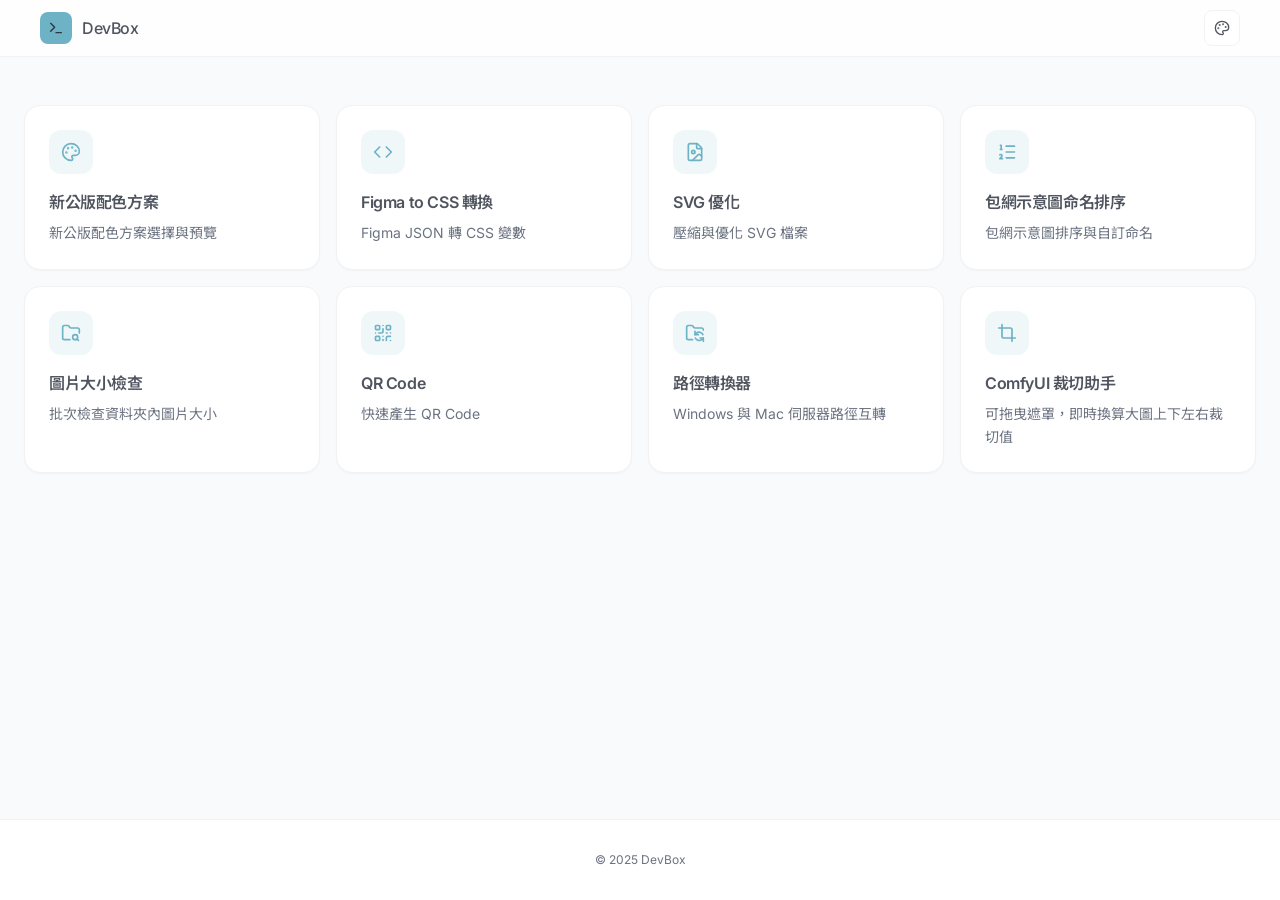
<file: index.html>
<!DOCTYPE html><html lang="zh-TW"> <head><meta charset="UTF-8"><meta name="description" content="DevBox - Developer Tools"><meta name="viewport" content="width=device-width"><link rel="icon" type="image/png" href="/icon-128.png"><link rel="icon" type="image/png" href="/icon-48.png"><link rel="icon" type="image/png" href="/icon-16.png"><meta name="generator" content="Astro v5.16.4"><!-- Google Fonts --><link rel="preconnect" href="https://fonts.googleapis.com"><link rel="preconnect" href="https://fonts.gstatic.com" crossorigin><link href="https://fonts.googleapis.com/css2?family=Fira+Code:wght@400;500;600&family=Inter:wght@400;500;600;700&family=Noto+Sans+TC:wght@400;500;700&display=swap" rel="stylesheet"><title>DevBox | 開發者工具箱</title><!-- Prevent flash of wrong theme --><!-- Prevent flash of wrong theme --><script src="/theme-init.js"></script><!-- 關鍵內聯 CSS：防止載入時閃白 --><style>
      :root { --background: hsl(210 20% 98%); }
      .dark { --background: hsl(220 16% 22%); }
      .ant-light { --background: hsl(214 20% 95%); }
      .ant-dark { --background: hsl(0 0% 8%); }
      html, body { background-color: var(--background); }
    </style><link rel="stylesheet" href="/./assets/check.BL99BFtP.css">
<style>@media(hover:none)and (pointer:coarse){.sm\:hover\:shadow-lg[data-astro-cid-j7pv25f6]:hover{box-shadow:none}}@supports (padding: max(0px)){header[data-astro-cid-j7pv25f6]{padding-left:max(1rem,env(safe-area-inset-left));padding-right:max(1rem,env(safe-area-inset-right))}footer[data-astro-cid-j7pv25f6]{padding-bottom:max(2rem,env(safe-area-inset-bottom))}}html{scroll-behavior:smooth}button[data-astro-cid-j7pv25f6],a[data-astro-cid-j7pv25f6]{-webkit-tap-highlight-color:transparent;cursor:pointer}.tool-card[data-astro-cid-j7pv25f6]{position:relative}.tool-card[data-astro-cid-j7pv25f6]:before{content:"";position:absolute;inset:0;border-radius:1rem;padding:1px;background:linear-gradient(135deg,transparent,hsl(var(--primary) / .1),transparent);-webkit-mask:linear-gradient(#fff 0 0) content-box,linear-gradient(#fff 0 0);-webkit-mask-composite:xor;mask-composite:exclude;opacity:0;transition:opacity .3s ease;pointer-events:none}.tool-card[data-astro-cid-j7pv25f6]:hover:before{opacity:1}[data-astro-cid-j7pv25f6]{transition-timing-function:cubic-bezier(.4,0,.2,1)}header[data-astro-cid-j7pv25f6]{transition:all .3s ease}footer[data-astro-cid-j7pv25f6] a[data-astro-cid-j7pv25f6]{position:relative}footer[data-astro-cid-j7pv25f6] a[data-astro-cid-j7pv25f6]:after{content:"";position:absolute;bottom:-2px;left:0;width:0;height:1px;background:currentColor;transition:width .3s ease}footer[data-astro-cid-j7pv25f6] a[data-astro-cid-j7pv25f6]:hover:after{width:100%}@keyframes fadeInUp{0%{opacity:0;transform:translateY(20px)}to{opacity:1;transform:translateY(0)}}.tool-card[data-astro-cid-j7pv25f6]{animation:fadeInUp .5s ease backwards}
</style></head> <body class="min-h-screen bg-background font-sans antialiased">  <div class="relative flex min-h-screen flex-col bg-background" data-astro-cid-j7pv25f6> <!-- Simple Japanese Pattern Background --> <div class="fixed inset-0 -z-10 opacity-[0.03]" style="background-image: radial-gradient(circle, currentColor 1px, transparent 1px); background-size: 24px 24px;" data-astro-cid-j7pv25f6></div> <!-- Mobile-First Header --> <header class="sticky top-0 z-50 border-b border-border bg-card/80 backdrop-blur-md" data-astro-cid-j7pv25f6> <div class="flex h-14 items-center justify-between px-4 sm:px-6 lg:container lg:mx-auto" data-astro-cid-j7pv25f6> <div class="flex items-center gap-2.5" data-astro-cid-j7pv25f6> <div class="flex h-8 w-8 items-center justify-center rounded-lg bg-primary" data-astro-cid-j7pv25f6> <svg xmlns="http://www.w3.org/2000/svg" width="24" height="24" viewBox="0 0 24 24" fill="none" stroke="currentColor" stroke-width="2" stroke-linecap="round" stroke-linejoin="round" class="lucide h-4 w-4 text-primary-foreground lucide-terminal-icon lucide-terminal h-4 w-4 text-primary-foreground" data-astro-cid-j7pv25f6="true"><path d="M12 19h8"></path><path d="m4 17 6-6-6-6"></path></svg> </div> <span class="text-base font-medium tracking-tight text-foreground" data-astro-cid-j7pv25f6>DevBox</span> </div> <!-- Theme Switcher --> <style>astro-island,astro-slot,astro-static-slot{display:contents}</style><script src="/scripts/extracted-433585662f852c8c.js"></script><script src="/scripts/extracted-53b6bbda82ae145c.js"></script><astro-island uid="Z16LzeH" prefix="s1" component-url="/./assets/ThemeSwitcher.DyngEm8z.js" component-export="default" renderer-url="/./assets/client.Bh-GRsnr.js" props="{&quot;data-astro-cid-j7pv25f6&quot;:[0,true]}" ssr client="load" opts="{&quot;name&quot;:&quot;ThemeSwitcher&quot;,&quot;value&quot;:true}" await-children><div class="relative" data-astro-cid-j7pv25f6="true"><button class="relative flex h-9 w-9 items-center justify-center rounded-lg border border-border bg-card text-foreground transition-all hover:bg-accent active:scale-95" title="切換主題"><svg xmlns="http://www.w3.org/2000/svg" width="24" height="24" viewBox="0 0 24 24" fill="none" stroke="currentColor" stroke-width="2" stroke-linecap="round" stroke-linejoin="round" class="lucide h-4 w-4 lucide-palette-icon lucide-palette h-4 w-4"><path d="M12 22a1 1 0 0 1 0-20 10 9 0 0 1 10 9 5 5 0 0 1-5 5h-2.25a1.75 1.75 0 0 0-1.4 2.8l.3.4a1.75 1.75 0 0 1-1.4 2.8z"></path><circle cx="13.5" cy="6.5" r=".5" fill="currentColor"></circle><circle cx="17.5" cy="10.5" r=".5" fill="currentColor"></circle><circle cx="6.5" cy="12.5" r=".5" fill="currentColor"></circle><circle cx="8.5" cy="7.5" r=".5" fill="currentColor"></circle></svg></button><!----><!----></div><!--astro:end--></astro-island> </div> </header> <main class="flex-1" data-astro-cid-j7pv25f6> <!-- Tools Grid - Card Style --> <section id="tools" class="px-4 py-8 sm:px-6 sm:py-12 lg:container lg:mx-auto" data-astro-cid-j7pv25f6> <div class="grid gap-3 sm:grid-cols-2 sm:gap-4 lg:grid-cols-4" data-astro-cid-j7pv25f6> <a href="/tools/theme.html" class="group block tool-card" style="animation-delay: 0.1s" data-astro-cid-j7pv25f6> <div class="border text-card-foreground shadow-sm h-full overflow-hidden rounded-2xl border-border bg-card transition-all duration-300 active:scale-[0.98] hover:border-primary/50 hover:shadow-xl hover:shadow-primary/10" data-astro-cid-j7pv25f6="true"><!--[--> <div class="flex flex-col space-y-1.5 p-5 sm:p-6" data-astro-cid-j7pv25f6="true"><!--[-->  <div class="mb-4 flex h-11 w-11 items-center justify-center rounded-xl bg-primary/10 transition-all duration-300 group-hover:scale-110 group-hover:bg-primary group-hover:rotate-3" data-astro-cid-j7pv25f6> <svg xmlns="http://www.w3.org/2000/svg" width="24" height="24" viewBox="0 0 24 24" fill="none" stroke="currentColor" stroke-width="2" stroke-linecap="round" stroke-linejoin="round" class="lucide h-5 w-5 text-primary transition-colors duration-300 group-hover:text-primary-foreground lucide-palette-icon lucide-palette h-5 w-5 text-primary transition-colors duration-300 group-hover:text-primary-foreground" data-astro-cid-j7pv25f6="true"><path d="M12 22a1 1 0 0 1 0-20 10 9 0 0 1 10 9 5 5 0 0 1-5 5h-2.25a1.75 1.75 0 0 0-1.4 2.8l.3.4a1.75 1.75 0 0 1-1.4 2.8z"></path><circle cx="13.5" cy="6.5" r=".5" fill="currentColor"></circle><circle cx="17.5" cy="10.5" r=".5" fill="currentColor"></circle><circle cx="6.5" cy="12.5" r=".5" fill="currentColor"></circle><circle cx="8.5" cy="7.5" r=".5" fill="currentColor"></circle></svg> </div>  <div class="space-y-2" data-astro-cid-j7pv25f6> <h3 class="tracking-tight flex items-center gap-2 text-base font-semibold text-foreground transition-colors duration-200 group-hover:text-primary" data-astro-cid-j7pv25f6="true"><!--[-->新公版配色方案<svg xmlns="http://www.w3.org/2000/svg" width="24" height="24" viewBox="0 0 24 24" fill="none" stroke="currentColor" stroke-width="2" stroke-linecap="round" stroke-linejoin="round" class="lucide h-4 w-4 opacity-0 -translate-x-2 transition-all duration-300 group-hover:opacity-100 group-hover:translate-x-0 lucide-arrow-right-icon lucide-arrow-right h-4 w-4 opacity-0 -translate-x-2 transition-all duration-300 group-hover:opacity-100 group-hover:translate-x-0" data-astro-cid-j7pv25f6="true"><path d="M5 12h14"></path><path d="m12 5 7 7-7 7"></path></svg> <!--]--></h3> <p class="text-sm leading-relaxed text-muted-foreground transition-colors duration-200 group-hover:text-foreground/80" data-astro-cid-j7pv25f6="true"><!--[-->新公版配色方案選擇與預覽<!--]--></p> </div> <!--]--></div> <!--]--></div> </a><a href="/tools/converter.html" class="group block tool-card" style="animation-delay: 0.2s" data-astro-cid-j7pv25f6> <div class="border text-card-foreground shadow-sm h-full overflow-hidden rounded-2xl border-border bg-card transition-all duration-300 active:scale-[0.98] hover:border-primary/50 hover:shadow-xl hover:shadow-primary/10" data-astro-cid-j7pv25f6="true"><!--[--> <div class="flex flex-col space-y-1.5 p-5 sm:p-6" data-astro-cid-j7pv25f6="true"><!--[-->  <div class="mb-4 flex h-11 w-11 items-center justify-center rounded-xl bg-primary/10 transition-all duration-300 group-hover:scale-110 group-hover:bg-primary group-hover:rotate-3" data-astro-cid-j7pv25f6> <svg xmlns="http://www.w3.org/2000/svg" width="24" height="24" viewBox="0 0 24 24" fill="none" stroke="currentColor" stroke-width="2" stroke-linecap="round" stroke-linejoin="round" class="lucide h-5 w-5 text-primary transition-colors duration-300 group-hover:text-primary-foreground lucide-code-icon lucide-code h-5 w-5 text-primary transition-colors duration-300 group-hover:text-primary-foreground" data-astro-cid-j7pv25f6="true"><path d="m16 18 6-6-6-6"></path><path d="m8 6-6 6 6 6"></path></svg> </div>  <div class="space-y-2" data-astro-cid-j7pv25f6> <h3 class="tracking-tight flex items-center gap-2 text-base font-semibold text-foreground transition-colors duration-200 group-hover:text-primary" data-astro-cid-j7pv25f6="true"><!--[-->Figma to CSS 轉換<svg xmlns="http://www.w3.org/2000/svg" width="24" height="24" viewBox="0 0 24 24" fill="none" stroke="currentColor" stroke-width="2" stroke-linecap="round" stroke-linejoin="round" class="lucide h-4 w-4 opacity-0 -translate-x-2 transition-all duration-300 group-hover:opacity-100 group-hover:translate-x-0 lucide-arrow-right-icon lucide-arrow-right h-4 w-4 opacity-0 -translate-x-2 transition-all duration-300 group-hover:opacity-100 group-hover:translate-x-0" data-astro-cid-j7pv25f6="true"><path d="M5 12h14"></path><path d="m12 5 7 7-7 7"></path></svg> <!--]--></h3> <p class="text-sm leading-relaxed text-muted-foreground transition-colors duration-200 group-hover:text-foreground/80" data-astro-cid-j7pv25f6="true"><!--[-->Figma JSON 轉 CSS 變數<!--]--></p> </div> <!--]--></div> <!--]--></div> </a><a href="/tools/svg.html" class="group block tool-card" style="animation-delay: 0.30000000000000004s" data-astro-cid-j7pv25f6> <div class="border text-card-foreground shadow-sm h-full overflow-hidden rounded-2xl border-border bg-card transition-all duration-300 active:scale-[0.98] hover:border-primary/50 hover:shadow-xl hover:shadow-primary/10" data-astro-cid-j7pv25f6="true"><!--[--> <div class="flex flex-col space-y-1.5 p-5 sm:p-6" data-astro-cid-j7pv25f6="true"><!--[-->  <div class="mb-4 flex h-11 w-11 items-center justify-center rounded-xl bg-primary/10 transition-all duration-300 group-hover:scale-110 group-hover:bg-primary group-hover:rotate-3" data-astro-cid-j7pv25f6> <svg xmlns="http://www.w3.org/2000/svg" width="24" height="24" viewBox="0 0 24 24" fill="none" stroke="currentColor" stroke-width="2" stroke-linecap="round" stroke-linejoin="round" class="lucide h-5 w-5 text-primary transition-colors duration-300 group-hover:text-primary-foreground lucide-file-image-icon lucide-file-image h-5 w-5 text-primary transition-colors duration-300 group-hover:text-primary-foreground" data-astro-cid-j7pv25f6="true"><path d="M6 22a2 2 0 0 1-2-2V4a2 2 0 0 1 2-2h8a2.4 2.4 0 0 1 1.704.706l3.588 3.588A2.4 2.4 0 0 1 20 8v12a2 2 0 0 1-2 2z"></path><path d="M14 2v5a1 1 0 0 0 1 1h5"></path><circle cx="10" cy="12" r="2"></circle><path d="m20 17-1.296-1.296a2.41 2.41 0 0 0-3.408 0L9 22"></path></svg> </div>  <div class="space-y-2" data-astro-cid-j7pv25f6> <h3 class="tracking-tight flex items-center gap-2 text-base font-semibold text-foreground transition-colors duration-200 group-hover:text-primary" data-astro-cid-j7pv25f6="true"><!--[-->SVG 優化<svg xmlns="http://www.w3.org/2000/svg" width="24" height="24" viewBox="0 0 24 24" fill="none" stroke="currentColor" stroke-width="2" stroke-linecap="round" stroke-linejoin="round" class="lucide h-4 w-4 opacity-0 -translate-x-2 transition-all duration-300 group-hover:opacity-100 group-hover:translate-x-0 lucide-arrow-right-icon lucide-arrow-right h-4 w-4 opacity-0 -translate-x-2 transition-all duration-300 group-hover:opacity-100 group-hover:translate-x-0" data-astro-cid-j7pv25f6="true"><path d="M5 12h14"></path><path d="m12 5 7 7-7 7"></path></svg> <!--]--></h3> <p class="text-sm leading-relaxed text-muted-foreground transition-colors duration-200 group-hover:text-foreground/80" data-astro-cid-j7pv25f6="true"><!--[-->壓縮與優化 SVG 檔案<!--]--></p> </div> <!--]--></div> <!--]--></div> </a><a href="/tools/renamer.html" class="group block tool-card" style="animation-delay: 0.4s" data-astro-cid-j7pv25f6> <div class="border text-card-foreground shadow-sm h-full overflow-hidden rounded-2xl border-border bg-card transition-all duration-300 active:scale-[0.98] hover:border-primary/50 hover:shadow-xl hover:shadow-primary/10" data-astro-cid-j7pv25f6="true"><!--[--> <div class="flex flex-col space-y-1.5 p-5 sm:p-6" data-astro-cid-j7pv25f6="true"><!--[-->  <div class="mb-4 flex h-11 w-11 items-center justify-center rounded-xl bg-primary/10 transition-all duration-300 group-hover:scale-110 group-hover:bg-primary group-hover:rotate-3" data-astro-cid-j7pv25f6> <svg xmlns="http://www.w3.org/2000/svg" width="24" height="24" viewBox="0 0 24 24" fill="none" stroke="currentColor" stroke-width="2" stroke-linecap="round" stroke-linejoin="round" class="lucide h-5 w-5 text-primary transition-colors duration-300 group-hover:text-primary-foreground lucide-list-ordered-icon lucide-list-ordered h-5 w-5 text-primary transition-colors duration-300 group-hover:text-primary-foreground" data-astro-cid-j7pv25f6="true"><path d="M11 5h10"></path><path d="M11 12h10"></path><path d="M11 19h10"></path><path d="M4 4h1v5"></path><path d="M4 9h2"></path><path d="M6.5 20H3.4c0-1 2.6-1.925 2.6-3.5a1.5 1.5 0 0 0-2.6-1.02"></path></svg> </div>  <div class="space-y-2" data-astro-cid-j7pv25f6> <h3 class="tracking-tight flex items-center gap-2 text-base font-semibold text-foreground transition-colors duration-200 group-hover:text-primary" data-astro-cid-j7pv25f6="true"><!--[-->包網示意圖命名排序<svg xmlns="http://www.w3.org/2000/svg" width="24" height="24" viewBox="0 0 24 24" fill="none" stroke="currentColor" stroke-width="2" stroke-linecap="round" stroke-linejoin="round" class="lucide h-4 w-4 opacity-0 -translate-x-2 transition-all duration-300 group-hover:opacity-100 group-hover:translate-x-0 lucide-arrow-right-icon lucide-arrow-right h-4 w-4 opacity-0 -translate-x-2 transition-all duration-300 group-hover:opacity-100 group-hover:translate-x-0" data-astro-cid-j7pv25f6="true"><path d="M5 12h14"></path><path d="m12 5 7 7-7 7"></path></svg> <!--]--></h3> <p class="text-sm leading-relaxed text-muted-foreground transition-colors duration-200 group-hover:text-foreground/80" data-astro-cid-j7pv25f6="true"><!--[-->包網示意圖排序與自訂命名<!--]--></p> </div> <!--]--></div> <!--]--></div> </a><a href="/tools/check.html" class="group block tool-card" style="animation-delay: 0.5s" data-astro-cid-j7pv25f6> <div class="border text-card-foreground shadow-sm h-full overflow-hidden rounded-2xl border-border bg-card transition-all duration-300 active:scale-[0.98] hover:border-primary/50 hover:shadow-xl hover:shadow-primary/10" data-astro-cid-j7pv25f6="true"><!--[--> <div class="flex flex-col space-y-1.5 p-5 sm:p-6" data-astro-cid-j7pv25f6="true"><!--[-->  <div class="mb-4 flex h-11 w-11 items-center justify-center rounded-xl bg-primary/10 transition-all duration-300 group-hover:scale-110 group-hover:bg-primary group-hover:rotate-3" data-astro-cid-j7pv25f6> <svg xmlns="http://www.w3.org/2000/svg" width="24" height="24" viewBox="0 0 24 24" fill="none" stroke="currentColor" stroke-width="2" stroke-linecap="round" stroke-linejoin="round" class="lucide h-5 w-5 text-primary transition-colors duration-300 group-hover:text-primary-foreground lucide-folder-search-icon lucide-folder-search h-5 w-5 text-primary transition-colors duration-300 group-hover:text-primary-foreground" data-astro-cid-j7pv25f6="true"><path d="M10.7 20H4a2 2 0 0 1-2-2V5a2 2 0 0 1 2-2h3.9a2 2 0 0 1 1.69.9l.81 1.2a2 2 0 0 0 1.67.9H20a2 2 0 0 1 2 2v4.1"></path><path d="m21 21-1.9-1.9"></path><circle cx="17" cy="17" r="3"></circle></svg> </div>  <div class="space-y-2" data-astro-cid-j7pv25f6> <h3 class="tracking-tight flex items-center gap-2 text-base font-semibold text-foreground transition-colors duration-200 group-hover:text-primary" data-astro-cid-j7pv25f6="true"><!--[-->圖片大小檢查<svg xmlns="http://www.w3.org/2000/svg" width="24" height="24" viewBox="0 0 24 24" fill="none" stroke="currentColor" stroke-width="2" stroke-linecap="round" stroke-linejoin="round" class="lucide h-4 w-4 opacity-0 -translate-x-2 transition-all duration-300 group-hover:opacity-100 group-hover:translate-x-0 lucide-arrow-right-icon lucide-arrow-right h-4 w-4 opacity-0 -translate-x-2 transition-all duration-300 group-hover:opacity-100 group-hover:translate-x-0" data-astro-cid-j7pv25f6="true"><path d="M5 12h14"></path><path d="m12 5 7 7-7 7"></path></svg> <!--]--></h3> <p class="text-sm leading-relaxed text-muted-foreground transition-colors duration-200 group-hover:text-foreground/80" data-astro-cid-j7pv25f6="true"><!--[-->批次檢查資料夾內圖片大小<!--]--></p> </div> <!--]--></div> <!--]--></div> </a><a href="/tools/qrcode.html" class="group block tool-card" style="animation-delay: 0.6000000000000001s" data-astro-cid-j7pv25f6> <div class="border text-card-foreground shadow-sm h-full overflow-hidden rounded-2xl border-border bg-card transition-all duration-300 active:scale-[0.98] hover:border-primary/50 hover:shadow-xl hover:shadow-primary/10" data-astro-cid-j7pv25f6="true"><!--[--> <div class="flex flex-col space-y-1.5 p-5 sm:p-6" data-astro-cid-j7pv25f6="true"><!--[-->  <div class="mb-4 flex h-11 w-11 items-center justify-center rounded-xl bg-primary/10 transition-all duration-300 group-hover:scale-110 group-hover:bg-primary group-hover:rotate-3" data-astro-cid-j7pv25f6> <svg xmlns="http://www.w3.org/2000/svg" width="24" height="24" viewBox="0 0 24 24" fill="none" stroke="currentColor" stroke-width="2" stroke-linecap="round" stroke-linejoin="round" class="lucide h-5 w-5 text-primary transition-colors duration-300 group-hover:text-primary-foreground lucide-qr-code-icon lucide-qr-code h-5 w-5 text-primary transition-colors duration-300 group-hover:text-primary-foreground" data-astro-cid-j7pv25f6="true"><rect width="5" height="5" x="3" y="3" rx="1"></rect><rect width="5" height="5" x="16" y="3" rx="1"></rect><rect width="5" height="5" x="3" y="16" rx="1"></rect><path d="M21 16h-3a2 2 0 0 0-2 2v3"></path><path d="M21 21v.01"></path><path d="M12 7v3a2 2 0 0 1-2 2H7"></path><path d="M3 12h.01"></path><path d="M12 3h.01"></path><path d="M12 16v.01"></path><path d="M16 12h1"></path><path d="M21 12v.01"></path><path d="M12 21v-1"></path></svg> </div>  <div class="space-y-2" data-astro-cid-j7pv25f6> <h3 class="tracking-tight flex items-center gap-2 text-base font-semibold text-foreground transition-colors duration-200 group-hover:text-primary" data-astro-cid-j7pv25f6="true"><!--[-->QR Code<svg xmlns="http://www.w3.org/2000/svg" width="24" height="24" viewBox="0 0 24 24" fill="none" stroke="currentColor" stroke-width="2" stroke-linecap="round" stroke-linejoin="round" class="lucide h-4 w-4 opacity-0 -translate-x-2 transition-all duration-300 group-hover:opacity-100 group-hover:translate-x-0 lucide-arrow-right-icon lucide-arrow-right h-4 w-4 opacity-0 -translate-x-2 transition-all duration-300 group-hover:opacity-100 group-hover:translate-x-0" data-astro-cid-j7pv25f6="true"><path d="M5 12h14"></path><path d="m12 5 7 7-7 7"></path></svg> <!--]--></h3> <p class="text-sm leading-relaxed text-muted-foreground transition-colors duration-200 group-hover:text-foreground/80" data-astro-cid-j7pv25f6="true"><!--[-->快速產生 QR Code<!--]--></p> </div> <!--]--></div> <!--]--></div> </a><a href="/tools/path-converter.html" class="group block tool-card" style="animation-delay: 0.7000000000000001s" data-astro-cid-j7pv25f6> <div class="border text-card-foreground shadow-sm h-full overflow-hidden rounded-2xl border-border bg-card transition-all duration-300 active:scale-[0.98] hover:border-primary/50 hover:shadow-xl hover:shadow-primary/10" data-astro-cid-j7pv25f6="true"><!--[--> <div class="flex flex-col space-y-1.5 p-5 sm:p-6" data-astro-cid-j7pv25f6="true"><!--[-->  <div class="mb-4 flex h-11 w-11 items-center justify-center rounded-xl bg-primary/10 transition-all duration-300 group-hover:scale-110 group-hover:bg-primary group-hover:rotate-3" data-astro-cid-j7pv25f6> <svg xmlns="http://www.w3.org/2000/svg" width="24" height="24" viewBox="0 0 24 24" fill="none" stroke="currentColor" stroke-width="2" stroke-linecap="round" stroke-linejoin="round" class="lucide h-5 w-5 text-primary transition-colors duration-300 group-hover:text-primary-foreground lucide-folder-sync-icon lucide-folder-sync h-5 w-5 text-primary transition-colors duration-300 group-hover:text-primary-foreground" data-astro-cid-j7pv25f6="true"><path d="M9 20H4a2 2 0 0 1-2-2V5a2 2 0 0 1 2-2h3.9a2 2 0 0 1 1.69.9l.81 1.2a2 2 0 0 0 1.67.9H20a2 2 0 0 1 2 2v.5"></path><path d="M12 10v4h4"></path><path d="m12 14 1.535-1.605a5 5 0 0 1 8 1.5"></path><path d="M22 22v-4h-4"></path><path d="m22 18-1.535 1.605a5 5 0 0 1-8-1.5"></path></svg> </div>  <div class="space-y-2" data-astro-cid-j7pv25f6> <h3 class="tracking-tight flex items-center gap-2 text-base font-semibold text-foreground transition-colors duration-200 group-hover:text-primary" data-astro-cid-j7pv25f6="true"><!--[-->路徑轉換器<svg xmlns="http://www.w3.org/2000/svg" width="24" height="24" viewBox="0 0 24 24" fill="none" stroke="currentColor" stroke-width="2" stroke-linecap="round" stroke-linejoin="round" class="lucide h-4 w-4 opacity-0 -translate-x-2 transition-all duration-300 group-hover:opacity-100 group-hover:translate-x-0 lucide-arrow-right-icon lucide-arrow-right h-4 w-4 opacity-0 -translate-x-2 transition-all duration-300 group-hover:opacity-100 group-hover:translate-x-0" data-astro-cid-j7pv25f6="true"><path d="M5 12h14"></path><path d="m12 5 7 7-7 7"></path></svg> <!--]--></h3> <p class="text-sm leading-relaxed text-muted-foreground transition-colors duration-200 group-hover:text-foreground/80" data-astro-cid-j7pv25f6="true"><!--[-->Windows 與 Mac 伺服器路徑互轉<!--]--></p> </div> <!--]--></div> <!--]--></div> </a><a href="/tools/image-cropper.html" class="group block tool-card" style="animation-delay: 0.8s" data-astro-cid-j7pv25f6> <div class="border text-card-foreground shadow-sm h-full overflow-hidden rounded-2xl border-border bg-card transition-all duration-300 active:scale-[0.98] hover:border-primary/50 hover:shadow-xl hover:shadow-primary/10" data-astro-cid-j7pv25f6="true"><!--[--> <div class="flex flex-col space-y-1.5 p-5 sm:p-6" data-astro-cid-j7pv25f6="true"><!--[-->  <div class="mb-4 flex h-11 w-11 items-center justify-center rounded-xl bg-primary/10 transition-all duration-300 group-hover:scale-110 group-hover:bg-primary group-hover:rotate-3" data-astro-cid-j7pv25f6> <svg xmlns="http://www.w3.org/2000/svg" width="24" height="24" viewBox="0 0 24 24" fill="none" stroke="currentColor" stroke-width="2" stroke-linecap="round" stroke-linejoin="round" class="lucide h-5 w-5 text-primary transition-colors duration-300 group-hover:text-primary-foreground lucide-crop-icon lucide-crop h-5 w-5 text-primary transition-colors duration-300 group-hover:text-primary-foreground" data-astro-cid-j7pv25f6="true"><path d="M6 2v14a2 2 0 0 0 2 2h14"></path><path d="M18 22V8a2 2 0 0 0-2-2H2"></path></svg> </div>  <div class="space-y-2" data-astro-cid-j7pv25f6> <h3 class="tracking-tight flex items-center gap-2 text-base font-semibold text-foreground transition-colors duration-200 group-hover:text-primary" data-astro-cid-j7pv25f6="true"><!--[-->ComfyUI 裁切助手<svg xmlns="http://www.w3.org/2000/svg" width="24" height="24" viewBox="0 0 24 24" fill="none" stroke="currentColor" stroke-width="2" stroke-linecap="round" stroke-linejoin="round" class="lucide h-4 w-4 opacity-0 -translate-x-2 transition-all duration-300 group-hover:opacity-100 group-hover:translate-x-0 lucide-arrow-right-icon lucide-arrow-right h-4 w-4 opacity-0 -translate-x-2 transition-all duration-300 group-hover:opacity-100 group-hover:translate-x-0" data-astro-cid-j7pv25f6="true"><path d="M5 12h14"></path><path d="m12 5 7 7-7 7"></path></svg> <!--]--></h3> <p class="text-sm leading-relaxed text-muted-foreground transition-colors duration-200 group-hover:text-foreground/80" data-astro-cid-j7pv25f6="true"><!--[-->可拖曳遮罩，即時換算大圖上下左右裁切值<!--]--></p> </div> <!--]--></div> <!--]--></div> </a> </div> </section> </main> <!-- Simple Footer --> <footer class="border-t border-border bg-card px-4 py-8 sm:px-6" data-astro-cid-j7pv25f6> <div class="mx-auto flex flex-col items-center gap-4 text-center sm:flex-row sm:justify-center lg:container" data-astro-cid-j7pv25f6> <p class="text-xs text-muted-foreground" data-astro-cid-j7pv25f6>
© 2025 DevBox
</p> <!-- <div class="flex items-center gap-4 text-xs">
          <a href="#" class="text-muted-foreground transition-colors hover:text-foreground">服務條款</a>
          <a href="#" class="text-muted-foreground transition-colors hover:text-foreground">隱私權</a>
          <a href="#" class="text-muted-foreground transition-colors hover:text-foreground">聯絡</a>
        </div> --> </div> </footer> </div>   </body></html>
</file>
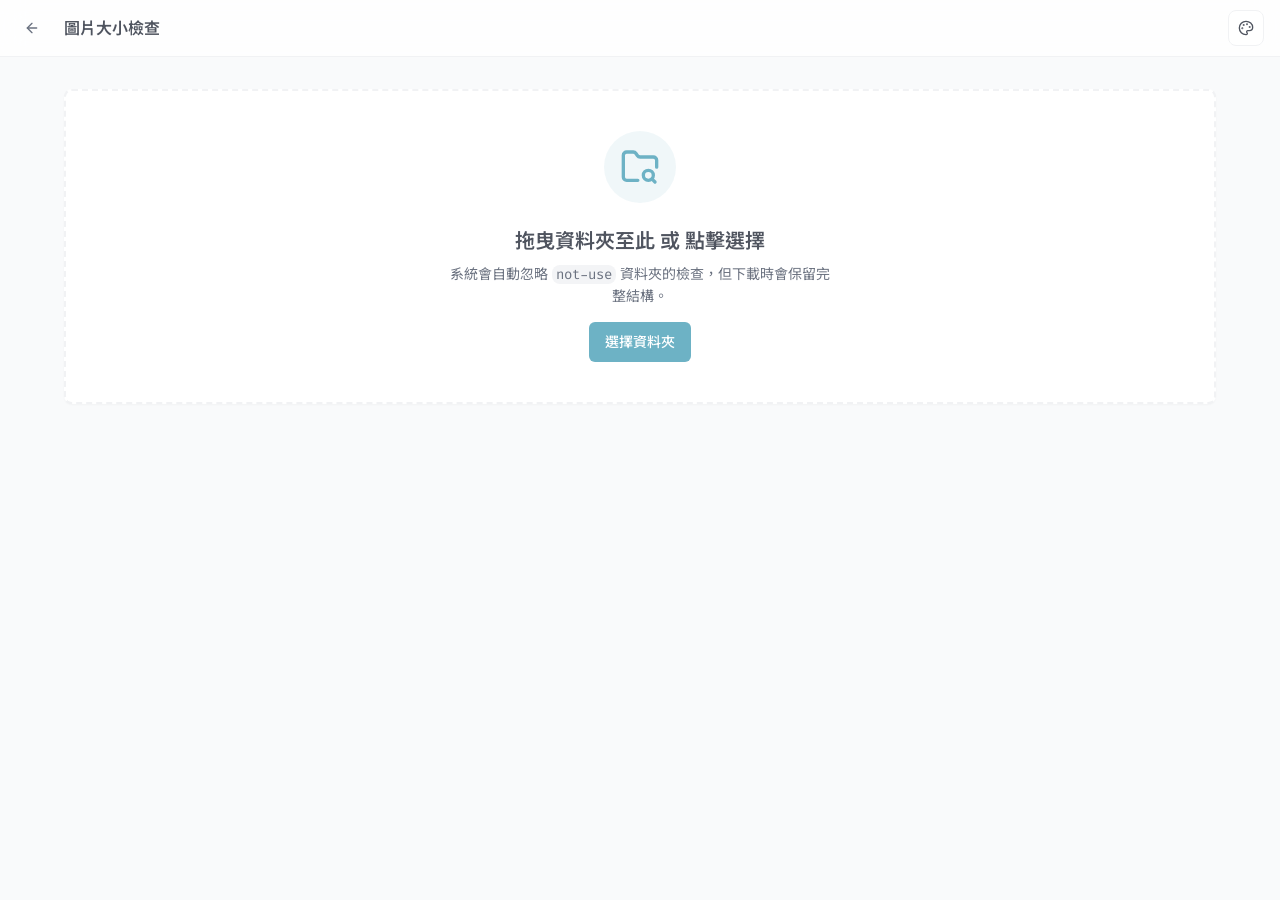
<file: tools/check.html>
<!DOCTYPE html><html lang="zh-TW"> <head><meta charset="UTF-8"><meta name="description" content="DevBox - Developer Tools"><meta name="viewport" content="width=device-width"><link rel="icon" type="image/png" href="/icon-128.png"><link rel="icon" type="image/png" href="/icon-48.png"><link rel="icon" type="image/png" href="/icon-16.png"><meta name="generator" content="Astro v5.16.4"><!-- Google Fonts --><link rel="preconnect" href="https://fonts.googleapis.com"><link rel="preconnect" href="https://fonts.gstatic.com" crossorigin><link href="https://fonts.googleapis.com/css2?family=Fira+Code:wght@400;500;600&family=Inter:wght@400;500;600;700&family=Noto+Sans+TC:wght@400;500;700&display=swap" rel="stylesheet"><title>圖片大小檢查 | DevBox</title><!-- Prevent flash of wrong theme --><!-- Prevent flash of wrong theme --><script src="/theme-init.js"></script><!-- 關鍵內聯 CSS：防止載入時閃白 --><style>
      :root { --background: hsl(210 20% 98%); }
      .dark { --background: hsl(220 16% 22%); }
      .ant-light { --background: hsl(214 20% 95%); }
      .ant-dark { --background: hsl(0 0% 8%); }
      html, body { background-color: var(--background); }
    </style><link rel="stylesheet" href="/./assets/check.BL99BFtP.css">
<style>.modal-enter-active[data-v-3f07199f],.modal-leave-active[data-v-3f07199f]{transition:opacity .3s ease}.modal-enter-from[data-v-3f07199f],.modal-leave-to[data-v-3f07199f]{opacity:0}
.page-loader-spinner{width:64px;height:64px;border-radius:50%;border:4px solid var(--color-secondary);border-top-color:var(--color-primary);animation:spin .8s linear infinite}@keyframes spin{to{transform:rotate(360deg)}}.fade-out{opacity:0;transition:opacity .3s ease}
</style></head> <body class="min-h-screen bg-background font-sans antialiased">   <div id="page-loader" class="fixed inset-0 z-50 flex flex-col items-center justify-center gap-3 bg-background"> <div class="page-loader-spinner"></div> <p class="text-sm text-muted-foreground">載入中...</p> </div>  <style>astro-island,astro-slot,astro-static-slot{display:contents}</style><script src="/scripts/extracted-7885d6bc09b192bd.js"></script><script src="/scripts/extracted-53b6bbda82ae145c.js"></script><astro-island uid="Z1EMQuG" component-url="/./assets/PageLoader.CLVYXc-9.js" component-export="default" renderer-url="/./assets/client.Bh-GRsnr.js" props="{}" ssr client="only" opts="{&quot;name&quot;:&quot;PageLoader&quot;,&quot;value&quot;:&quot;vue&quot;}"></astro-island> <div class="min-h-screen bg-background pb-20"> <!-- Header --> <header class="sticky top-0 z-50 border-b border-border bg-card/80 backdrop-blur-md"> <div class="container mx-auto flex h-14 items-center justify-between px-4"> <div class="flex items-center gap-4"> <a href="/index.html" class="flex h-8 w-8 items-center justify-center rounded-lg hover:bg-accent transition-colors"> <svg xmlns="http://www.w3.org/2000/svg" width="24" height="24" viewBox="0 0 24 24" fill="none" stroke="currentColor" stroke-width="2" stroke-linecap="round" stroke-linejoin="round" class="lucide h-4 w-4 text-muted-foreground lucide-arrow-left-icon lucide-arrow-left h-4 w-4 text-muted-foreground"><path d="m12 19-7-7 7-7"></path><path d="M19 12H5"></path></svg> </a> <h1 class="text-base font-semibold text-foreground">圖片大小檢查</h1> </div> <!-- Theme Switcher --> <script src="/scripts/extracted-433585662f852c8c.js"></script><astro-island uid="Z1g7BFf" prefix="s2" component-url="/./assets/ThemeSwitcher.DyngEm8z.js" component-export="default" renderer-url="/./assets/client.Bh-GRsnr.js" props="{}" ssr client="load" opts="{&quot;name&quot;:&quot;ThemeSwitcher&quot;,&quot;value&quot;:true}" await-children><div class="relative"><button class="relative flex h-9 w-9 items-center justify-center rounded-lg border border-border bg-card text-foreground transition-all hover:bg-accent active:scale-95" title="切換主題"><svg xmlns="http://www.w3.org/2000/svg" width="24" height="24" viewBox="0 0 24 24" fill="none" stroke="currentColor" stroke-width="2" stroke-linecap="round" stroke-linejoin="round" class="lucide h-4 w-4 lucide-palette-icon lucide-palette h-4 w-4"><path d="M12 22a1 1 0 0 1 0-20 10 9 0 0 1 10 9 5 5 0 0 1-5 5h-2.25a1.75 1.75 0 0 0-1.4 2.8l.3.4a1.75 1.75 0 0 1-1.4 2.8z"></path><circle cx="13.5" cy="6.5" r=".5" fill="currentColor"></circle><circle cx="17.5" cy="10.5" r=".5" fill="currentColor"></circle><circle cx="6.5" cy="12.5" r=".5" fill="currentColor"></circle><circle cx="8.5" cy="7.5" r=".5" fill="currentColor"></circle></svg></button><!----><!----></div><!--astro:end--></astro-island> </div> </header> <main class="container mx-auto px-4 py-8"> <div class="mx-auto max-w-6xl"> <!-- Tool Content -->  <astro-island uid="Z1vljFg" prefix="s0" component-url="/./assets/ImageCheckTool.DRjazrJc.js" component-export="default" renderer-url="/./assets/client.Bh-GRsnr.js" props="{}" ssr client="load" opts="{&quot;name&quot;:&quot;ImageCheckTool&quot;,&quot;value&quot;:true}" await-children><div class="space-y-6" data-v-3f07199f><div class="rounded-lg border bg-card text-card-foreground shadow-sm tool-dropzone tool-dropzone-inactive" data-v-3f07199f><!--[--><div class="tool-dropzone-content" data-v-3f07199f><div class="tool-dropzone-icon-wrapper" data-v-3f07199f><svg xmlns="http://www.w3.org/2000/svg" width="24" height="24" viewBox="0 0 24 24" fill="none" stroke="currentColor" stroke-width="2" stroke-linecap="round" stroke-linejoin="round" class="lucide w-10 h-10 lucide-folder-search-icon lucide-folder-search w-10 h-10" data-v-3f07199f><path d="M10.7 20H4a2 2 0 0 1-2-2V5a2 2 0 0 1 2-2h3.9a2 2 0 0 1 1.69.9l.81 1.2a2 2 0 0 0 1.67.9H20a2 2 0 0 1 2 2v4.1"></path><path d="m21 21-1.9-1.9"></path><circle cx="17" cy="17" r="3"></circle></svg></div><div class="space-y-2" data-v-3f07199f><h3 class="tool-dropzone-title" data-v-3f07199f>拖曳資料夾至此 或 點擊選擇</h3><p class="tool-dropzone-description" data-v-3f07199f> 系統會自動忽略 <code class="bg-muted px-1 rounded" data-v-3f07199f>not-use</code> 資料夾的檢查，但下載時會保留完整結構。 </p></div><div class="flex gap-4" data-v-3f07199f><div class="relative" data-v-3f07199f><button class="inline-flex items-center justify-center whitespace-nowrap rounded-md text-sm font-medium ring-offset-background transition-colors focus-visible:outline-none focus-visible:ring-2 focus-visible:ring-ring focus-visible:ring-offset-2 disabled:pointer-events-none disabled:opacity-50 bg-primary text-white hover:bg-primary/90 h-10 px-4 py-2 cursor-pointer" data-v-3f07199f><!--[--> 選擇資料夾 <!--]--></button><input type="file" webkitdirectory directory multiple class="absolute inset-0 w-full h-full opacity-0 cursor-pointer" data-v-3f07199f></div></div></div><!--]--></div><!----></div><!--astro:end--></astro-island>  <!-- Footer Note (可選) -->  </div> </main> </div>  </body></html>
</file>
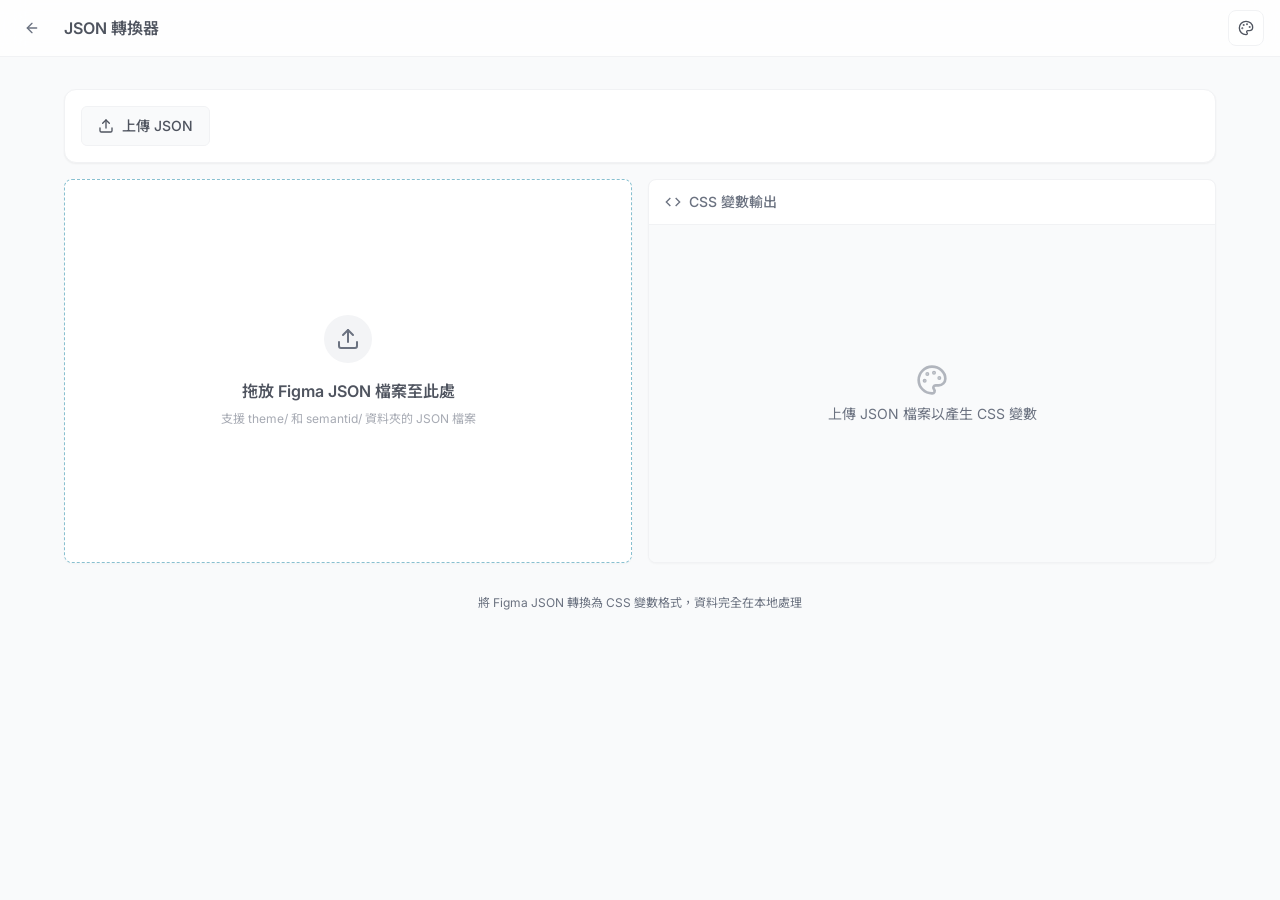
<file: tools/converter.html>
<!DOCTYPE html><html lang="zh-TW"> <head><meta charset="UTF-8"><meta name="description" content="DevBox - Developer Tools"><meta name="viewport" content="width=device-width"><link rel="icon" type="image/png" href="/icon-128.png"><link rel="icon" type="image/png" href="/icon-48.png"><link rel="icon" type="image/png" href="/icon-16.png"><meta name="generator" content="Astro v5.16.4"><!-- Google Fonts --><link rel="preconnect" href="https://fonts.googleapis.com"><link rel="preconnect" href="https://fonts.gstatic.com" crossorigin><link href="https://fonts.googleapis.com/css2?family=Fira+Code:wght@400;500;600&family=Inter:wght@400;500;600;700&family=Noto+Sans+TC:wght@400;500;700&display=swap" rel="stylesheet"><title>JSON 轉換器 | DevBox</title><!-- Prevent flash of wrong theme --><!-- Prevent flash of wrong theme --><script src="/theme-init.js"></script><!-- 關鍵內聯 CSS：防止載入時閃白 --><style>
      :root { --background: hsl(210 20% 98%); }
      .dark { --background: hsl(220 16% 22%); }
      .ant-light { --background: hsl(214 20% 95%); }
      .ant-dark { --background: hsl(0 0% 8%); }
      html, body { background-color: var(--background); }
    </style><link rel="stylesheet" href="/./assets/check.BL99BFtP.css">
<style>button[data-v-56cbac5f]{cursor:pointer}
.page-loader-spinner{width:64px;height:64px;border-radius:50%;border:4px solid var(--color-secondary);border-top-color:var(--color-primary);animation:spin .8s linear infinite}@keyframes spin{to{transform:rotate(360deg)}}.fade-out{opacity:0;transition:opacity .3s ease}
</style></head> <body class="min-h-screen bg-background font-sans antialiased">   <div id="page-loader" class="fixed inset-0 z-50 flex flex-col items-center justify-center gap-3 bg-background"> <div class="page-loader-spinner"></div> <p class="text-sm text-muted-foreground">載入中...</p> </div>  <style>astro-island,astro-slot,astro-static-slot{display:contents}</style><script src="/scripts/extracted-7885d6bc09b192bd.js"></script><script src="/scripts/extracted-53b6bbda82ae145c.js"></script><astro-island uid="Z1EMQuG" component-url="/./assets/PageLoader.CLVYXc-9.js" component-export="default" renderer-url="/./assets/client.Bh-GRsnr.js" props="{}" ssr client="only" opts="{&quot;name&quot;:&quot;PageLoader&quot;,&quot;value&quot;:&quot;vue&quot;}"></astro-island> <div class="min-h-screen bg-background pb-20"> <!-- Header --> <header class="sticky top-0 z-50 border-b border-border bg-card/80 backdrop-blur-md"> <div class="container mx-auto flex h-14 items-center justify-between px-4"> <div class="flex items-center gap-4"> <a href="/index.html" class="flex h-8 w-8 items-center justify-center rounded-lg hover:bg-accent transition-colors"> <svg xmlns="http://www.w3.org/2000/svg" width="24" height="24" viewBox="0 0 24 24" fill="none" stroke="currentColor" stroke-width="2" stroke-linecap="round" stroke-linejoin="round" class="lucide h-4 w-4 text-muted-foreground lucide-arrow-left-icon lucide-arrow-left h-4 w-4 text-muted-foreground"><path d="m12 19-7-7 7-7"></path><path d="M19 12H5"></path></svg> </a> <h1 class="text-base font-semibold text-foreground">JSON 轉換器</h1> </div> <!-- Theme Switcher --> <script src="/scripts/extracted-433585662f852c8c.js"></script><astro-island uid="Z1g7BFf" prefix="s2" component-url="/./assets/ThemeSwitcher.DyngEm8z.js" component-export="default" renderer-url="/./assets/client.Bh-GRsnr.js" props="{}" ssr client="load" opts="{&quot;name&quot;:&quot;ThemeSwitcher&quot;,&quot;value&quot;:true}" await-children><div class="relative"><button class="relative flex h-9 w-9 items-center justify-center rounded-lg border border-border bg-card text-foreground transition-all hover:bg-accent active:scale-95" title="切換主題"><svg xmlns="http://www.w3.org/2000/svg" width="24" height="24" viewBox="0 0 24 24" fill="none" stroke="currentColor" stroke-width="2" stroke-linecap="round" stroke-linejoin="round" class="lucide h-4 w-4 lucide-palette-icon lucide-palette h-4 w-4"><path d="M12 22a1 1 0 0 1 0-20 10 9 0 0 1 10 9 5 5 0 0 1-5 5h-2.25a1.75 1.75 0 0 0-1.4 2.8l.3.4a1.75 1.75 0 0 1-1.4 2.8z"></path><circle cx="13.5" cy="6.5" r=".5" fill="currentColor"></circle><circle cx="17.5" cy="10.5" r=".5" fill="currentColor"></circle><circle cx="6.5" cy="12.5" r=".5" fill="currentColor"></circle><circle cx="8.5" cy="7.5" r=".5" fill="currentColor"></circle></svg></button><!----><!----></div><!--astro:end--></astro-island> </div> </header> <main class="container mx-auto px-4 py-8"> <div class="mx-auto max-w-6xl"> <!-- Tool Content -->  <astro-island uid="1AjGl9" prefix="s0" component-url="/./assets/JsonConverter.CkRH3EKY.js" component-export="default" renderer-url="/./assets/client.Bh-GRsnr.js" props="{}" ssr client="load" opts="{&quot;name&quot;:&quot;JsonConverter&quot;,&quot;value&quot;:true}" await-children><div class="space-y-4" data-v-56cbac5f><div class="tool-action-bar" data-v-56cbac5f><div class="tool-action-left" data-v-56cbac5f><div class="relative group" data-v-56cbac5f><input type="file" accept=".json" multiple class="absolute inset-0 w-full h-full opacity-0 cursor-pointer z-10" data-v-56cbac5f><button class="inline-flex items-center justify-center whitespace-nowrap rounded-md text-sm font-medium ring-offset-background transition-colors focus-visible:outline-none focus-visible:ring-2 focus-visible:ring-ring focus-visible:ring-offset-2 disabled:pointer-events-none disabled:opacity-50 border border-input bg-background hover:bg-accent hover:text-accent-foreground h-10 px-4 py-2 w-full sm:w-auto gap-2" data-v-56cbac5f><!--[--><svg xmlns="http://www.w3.org/2000/svg" width="24" height="24" viewBox="0 0 24 24" fill="none" stroke="currentColor" stroke-width="2" stroke-linecap="round" stroke-linejoin="round" class="lucide h-4 w-4 lucide-upload-icon lucide-upload h-4 w-4" data-v-56cbac5f><path d="M12 3v12"></path><path d="m17 8-5-5-5 5"></path><path d="M21 15v4a2 2 0 0 1-2 2H5a2 2 0 0 1-2-2v-4"></path></svg> 上傳 JSON <!--]--></button></div><!----></div><div class="tool-action-right" data-v-56cbac5f><!----><!----></div></div><div class="grid gap-4 lg:grid-cols-2 lg:auto-rows-fr" data-v-56cbac5f><div class="flex flex-col gap-4" data-v-56cbac5f><div class="rounded-lg border text-card-foreground shadow-sm flex justify-center items-center border-dashed border-[#88C0D0] bg-card p-8 min-h-96 transition-all cursor-pointer flex-1" data-v-56cbac5f><!--[--><input type="file" accept=".json" multiple class="hidden"><div class="text-center"><div class="w-12 h-12 mx-auto mb-4 rounded-full bg-secondary flex items-center justify-center"><!--[--><svg xmlns="http://www.w3.org/2000/svg" width="24" height="24" viewBox="0 0 24 24" fill="none" stroke="currentColor" stroke-width="2" stroke-linecap="round" stroke-linejoin="round" class="lucide h-6 w-6 text-muted-foreground lucide-upload-icon lucide-upload h-6 w-6 text-muted-foreground" data-v-56cbac5f><path d="M12 3v12"></path><path d="m17 8-5-5-5 5"></path><path d="M21 15v4a2 2 0 0 1-2 2H5a2 2 0 0 1-2-2v-4"></path></svg><!--]--></div><h3 class="text-base font-semibold text-foreground mb-2">拖放 Figma JSON 檔案至此處</h3><p class="text-xs text-muted-foreground/60">支援 theme/ 和 semantid/ 資料夾的 JSON 檔案</p></div><!--]--></div><!----></div><div class="flex flex-col gap-4" data-v-56cbac5f><div class="rounded-lg border text-card-foreground shadow-sm flex-1 flex flex-col overflow-hidden border-border bg-card" data-v-56cbac5f><!--[--><div class="flex items-center justify-between border-b border-border px-4 py-3" data-v-56cbac5f><div class="flex items-center gap-2 text-sm font-medium text-muted-foreground" data-v-56cbac5f><svg class="h-4 w-4" viewBox="0 0 24 24" fill="none" stroke="currentColor" stroke-width="2" data-v-56cbac5f><path d="M16 18l6-6-6-6M8 6l-6 6 6 6" data-v-56cbac5f></path></svg> CSS 變數輸出 </div><!----></div><div class="flex-1 p-4 bg-background overflow-auto" data-v-56cbac5f><div class="flex flex-col items-center justify-center h-full text-muted-foreground gap-2" data-v-56cbac5f><svg xmlns="http://www.w3.org/2000/svg" width="24" height="24" viewBox="0 0 24 24" fill="none" stroke="currentColor" stroke-width="2" stroke-linecap="round" stroke-linejoin="round" class="lucide h-8 w-8 opacity-50 lucide-palette-icon lucide-palette h-8 w-8 opacity-50" data-v-56cbac5f><path d="M12 22a1 1 0 0 1 0-20 10 9 0 0 1 10 9 5 5 0 0 1-5 5h-2.25a1.75 1.75 0 0 0-1.4 2.8l.3.4a1.75 1.75 0 0 1-1.4 2.8z"></path><circle cx="13.5" cy="6.5" r=".5" fill="currentColor"></circle><circle cx="17.5" cy="10.5" r=".5" fill="currentColor"></circle><circle cx="6.5" cy="12.5" r=".5" fill="currentColor"></circle><circle cx="8.5" cy="7.5" r=".5" fill="currentColor"></circle></svg><span class="text-sm" data-v-56cbac5f>上傳 JSON 檔案以產生 CSS 變數</span></div></div><!--]--></div></div></div></div><!--astro:end--></astro-island>   <!-- Footer Note (可選) --> <p class="text-center text-xs text-muted-foreground mt-8">
將 Figma JSON 轉換為 CSS 變數格式，資料完全在本地處理
</p> </div> </main> </div>  </body></html>
</file>
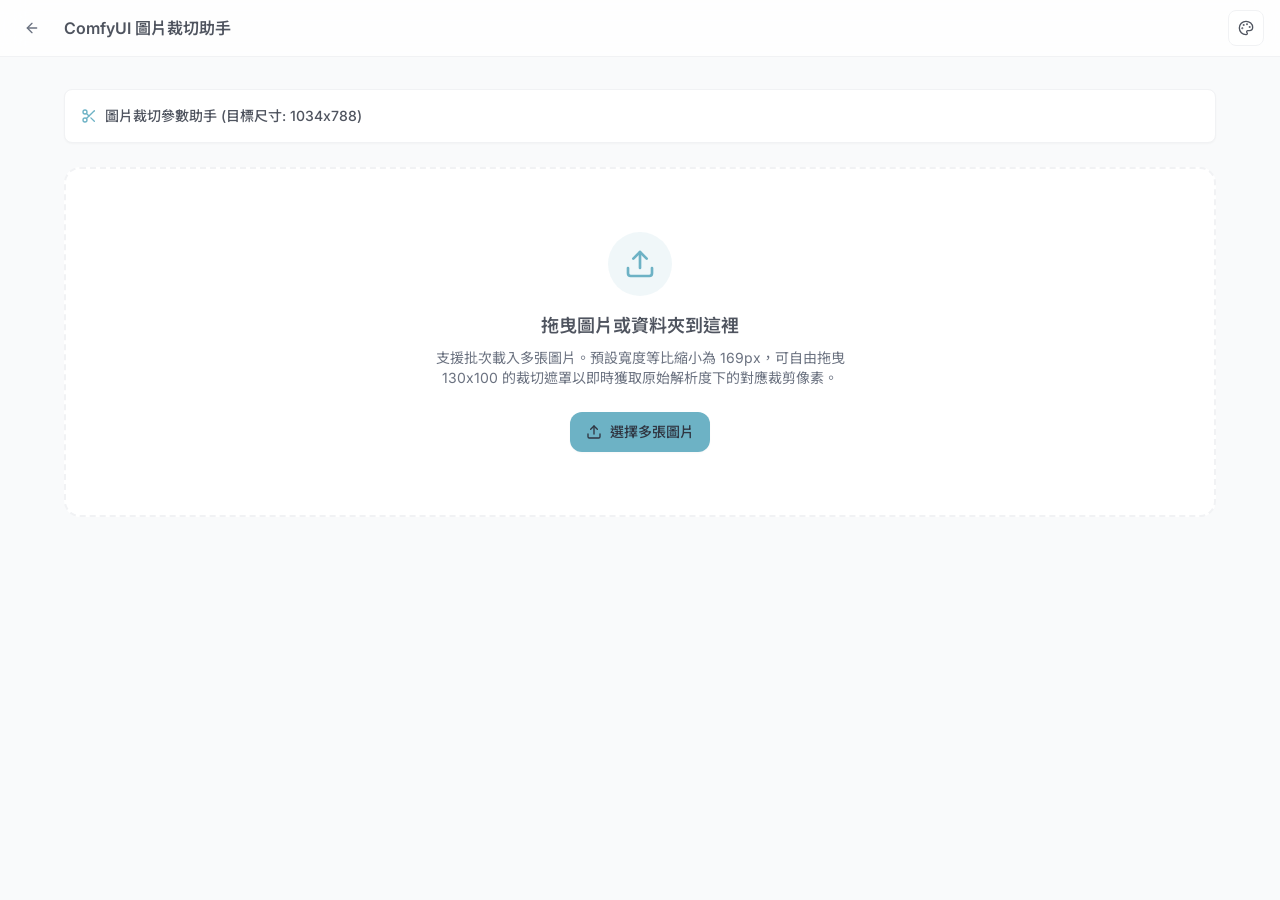
<file: tools/image-cropper.html>
<!DOCTYPE html><html lang="zh-TW"> <head><meta charset="UTF-8"><meta name="description" content="DevBox - Developer Tools"><meta name="viewport" content="width=device-width"><link rel="icon" type="image/png" href="/icon-128.png"><link rel="icon" type="image/png" href="/icon-48.png"><link rel="icon" type="image/png" href="/icon-16.png"><meta name="generator" content="Astro v5.16.4"><!-- Google Fonts --><link rel="preconnect" href="https://fonts.googleapis.com"><link rel="preconnect" href="https://fonts.gstatic.com" crossorigin><link href="https://fonts.googleapis.com/css2?family=Fira+Code:wght@400;500;600&family=Inter:wght@400;500;600;700&family=Noto+Sans+TC:wght@400;500;700&display=swap" rel="stylesheet"><title>ComfyUI 圖片裁切助手 | DevBox</title><!-- Prevent flash of wrong theme --><!-- Prevent flash of wrong theme --><script src="/theme-init.js"></script><!-- 關鍵內聯 CSS：防止載入時閃白 --><style>
      :root { --background: hsl(210 20% 98%); }
      .dark { --background: hsl(220 16% 22%); }
      .ant-light { --background: hsl(214 20% 95%); }
      .ant-dark { --background: hsl(0 0% 8%); }
      html, body { background-color: var(--background); }
    </style><link rel="stylesheet" href="/./assets/check.BL99BFtP.css">
<style>.image-container[data-v-34cf4233]{position:relative;width:169px;height:130px;overflow:hidden;user-select:none;background-color:hsl(var(--muted) / .3);border-radius:8px;border:1px solid hsl(var(--border))}.image-container img[data-v-34cf4233]{width:169px;height:130px;object-fit:cover;display:block}.viewport-box[data-v-34cf4233]{position:absolute;cursor:move;border:2px solid hsl(var(--primary));box-shadow:0 0 0 9999px #000000a6;z-index:10;box-sizing:border-box;touch-action:none}.viewport-box[data-v-34cf4233]:active{border-color:hsl(var(--chart-2))}button[data-v-34cf4233]{cursor:pointer}
.page-loader-spinner{width:64px;height:64px;border-radius:50%;border:4px solid var(--color-secondary);border-top-color:var(--color-primary);animation:spin .8s linear infinite}@keyframes spin{to{transform:rotate(360deg)}}.fade-out{opacity:0;transition:opacity .3s ease}
</style></head> <body class="min-h-screen bg-background font-sans antialiased">   <div id="page-loader" class="fixed inset-0 z-50 flex flex-col items-center justify-center gap-3 bg-background"> <div class="page-loader-spinner"></div> <p class="text-sm text-muted-foreground">載入中...</p> </div>  <style>astro-island,astro-slot,astro-static-slot{display:contents}</style><script src="/scripts/extracted-7885d6bc09b192bd.js"></script><script src="/scripts/extracted-53b6bbda82ae145c.js"></script><astro-island uid="Z1EMQuG" component-url="/./assets/PageLoader.CLVYXc-9.js" component-export="default" renderer-url="/./assets/client.Bh-GRsnr.js" props="{}" ssr client="only" opts="{&quot;name&quot;:&quot;PageLoader&quot;,&quot;value&quot;:&quot;vue&quot;}"></astro-island> <div class="min-h-screen bg-background pb-20"> <!-- Header --> <header class="sticky top-0 z-50 border-b border-border bg-card/80 backdrop-blur-md"> <div class="container mx-auto flex h-14 items-center justify-between px-4"> <div class="flex items-center gap-4"> <a href="/index.html" class="flex h-8 w-8 items-center justify-center rounded-lg hover:bg-accent transition-colors"> <svg xmlns="http://www.w3.org/2000/svg" width="24" height="24" viewBox="0 0 24 24" fill="none" stroke="currentColor" stroke-width="2" stroke-linecap="round" stroke-linejoin="round" class="lucide h-4 w-4 text-muted-foreground lucide-arrow-left-icon lucide-arrow-left h-4 w-4 text-muted-foreground"><path d="m12 19-7-7 7-7"></path><path d="M19 12H5"></path></svg> </a> <h1 class="text-base font-semibold text-foreground">ComfyUI 圖片裁切助手</h1> </div> <!-- Theme Switcher --> <script src="/scripts/extracted-433585662f852c8c.js"></script><astro-island uid="Z1g7BFf" prefix="s2" component-url="/./assets/ThemeSwitcher.DyngEm8z.js" component-export="default" renderer-url="/./assets/client.Bh-GRsnr.js" props="{}" ssr client="load" opts="{&quot;name&quot;:&quot;ThemeSwitcher&quot;,&quot;value&quot;:true}" await-children><div class="relative"><button class="relative flex h-9 w-9 items-center justify-center rounded-lg border border-border bg-card text-foreground transition-all hover:bg-accent active:scale-95" title="切換主題"><svg xmlns="http://www.w3.org/2000/svg" width="24" height="24" viewBox="0 0 24 24" fill="none" stroke="currentColor" stroke-width="2" stroke-linecap="round" stroke-linejoin="round" class="lucide h-4 w-4 lucide-palette-icon lucide-palette h-4 w-4"><path d="M12 22a1 1 0 0 1 0-20 10 9 0 0 1 10 9 5 5 0 0 1-5 5h-2.25a1.75 1.75 0 0 0-1.4 2.8l.3.4a1.75 1.75 0 0 1-1.4 2.8z"></path><circle cx="13.5" cy="6.5" r=".5" fill="currentColor"></circle><circle cx="17.5" cy="10.5" r=".5" fill="currentColor"></circle><circle cx="6.5" cy="12.5" r=".5" fill="currentColor"></circle><circle cx="8.5" cy="7.5" r=".5" fill="currentColor"></circle></svg></button><!----><!----></div><!--astro:end--></astro-island> </div> </header> <main class="container mx-auto px-4 py-8"> <div class="mx-auto max-w-6xl"> <!-- Tool Content -->  <astro-island uid="ZsPD5c" prefix="s0" component-url="/./assets/ImageCropperTool.HaWb0xxT.js" component-export="default" renderer-url="/./assets/client.Bh-GRsnr.js" props="{}" ssr client="load" opts="{&quot;name&quot;:&quot;ImageCropperTool&quot;,&quot;value&quot;:true}" await-children><div class="space-y-6" data-v-34cf4233><div class="rounded-lg border text-card-foreground shadow-sm border-border bg-card p-4" data-v-34cf4233><!--[--><div class="flex flex-col gap-4 sm:flex-row sm:items-center sm:justify-between w-full" data-v-34cf4233><div class="flex flex-wrap items-center gap-2.5" data-v-34cf4233><!----><!----><!----><div class="flex items-center gap-2 mr-4 shrink-0" data-v-34cf4233><svg xmlns="http://www.w3.org/2000/svg" width="24" height="24" viewBox="0 0 24 24" fill="none" stroke="currentColor" stroke-width="2" stroke-linecap="round" stroke-linejoin="round" class="lucide h-4 w-4 text-primary lucide-scissors-icon lucide-scissors h-4 w-4 text-primary" data-v-34cf4233><circle cx="6" cy="6" r="3"></circle><path d="M8.12 8.12 12 12"></path><path d="M20 4 8.12 15.88"></path><circle cx="6" cy="18" r="3"></circle><path d="M14.8 14.8 20 20"></path></svg><span class="text-sm font-medium text-foreground" data-v-34cf4233>圖片裁切參數助手 (目標尺寸: 1034x788)</span></div></div><!----></div><!--]--></div><div class="border-border bg-card border-2 border-dashed rounded-2xl p-12 text-center transition-all flex flex-col items-center justify-center min-h-[350px]" data-v-34cf4233><div class="w-16 h-16 rounded-full bg-primary/10 flex items-center justify-center mb-4" data-v-34cf4233><svg xmlns="http://www.w3.org/2000/svg" width="24" height="24" viewBox="0 0 24 24" fill="none" stroke="currentColor" stroke-width="2" stroke-linecap="round" stroke-linejoin="round" class="lucide w-8 h-8 text-primary lucide-upload-icon lucide-upload w-8 h-8 text-primary" data-v-34cf4233><path d="M12 3v12"></path><path d="m17 8-5-5-5 5"></path><path d="M21 15v4a2 2 0 0 1-2 2H5a2 2 0 0 1-2-2v-4"></path></svg></div><h3 class="text-lg font-semibold text-foreground mb-2" data-v-34cf4233>拖曳圖片或資料夾到這裡</h3><p class="text-sm text-muted-foreground mb-6 max-w-md" data-v-34cf4233> 支援批次載入多張圖片。預設寬度等比縮小為 169px，可自由拖曳 130x100 的裁切遮罩以即時獲取原始解析度下的對應裁剪像素。 </p><div class="flex flex-wrap gap-3 justify-center" data-v-34cf4233><label class="cursor-pointer relative" data-v-34cf4233><span class="inline-flex items-center justify-center rounded-xl bg-primary text-primary-foreground px-4 py-2.5 text-sm font-medium hover:bg-primary/90 transition-colors shadow-sm gap-2" data-v-34cf4233><svg xmlns="http://www.w3.org/2000/svg" width="24" height="24" viewBox="0 0 24 24" fill="none" stroke="currentColor" stroke-width="2" stroke-linecap="round" stroke-linejoin="round" class="lucide w-4 h-4 lucide-upload-icon lucide-upload w-4 h-4" data-v-34cf4233><path d="M12 3v12"></path><path d="m17 8-5-5-5 5"></path><path d="M21 15v4a2 2 0 0 1-2 2H5a2 2 0 0 1-2-2v-4"></path></svg> 選擇多張圖片 </span><input type="file" multiple accept="image/*" class="hidden" data-v-34cf4233></label></div></div></div><!--astro:end--></astro-island>  <!-- Footer Note (可選) -->  </div> </main> </div>  </body></html>
</file>
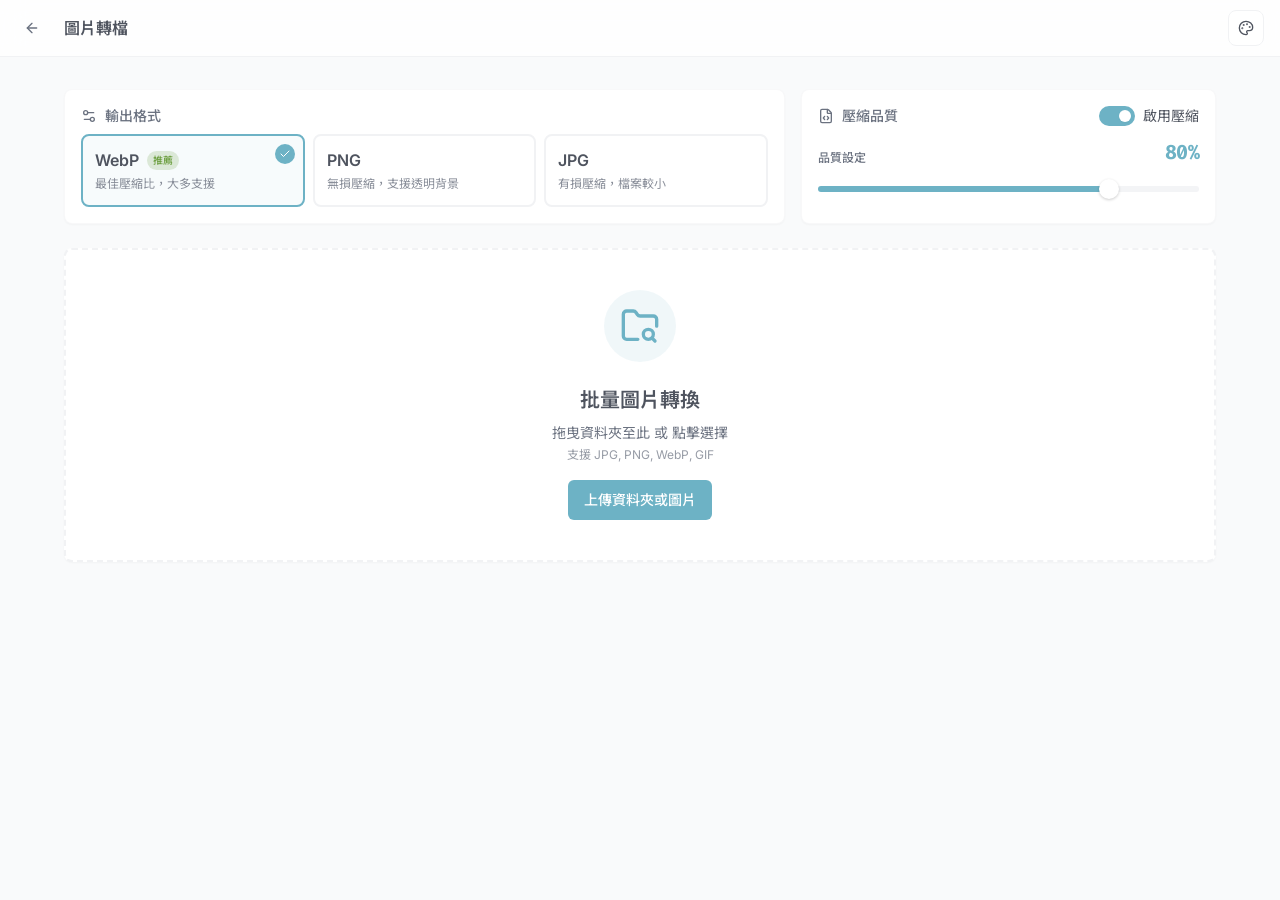
<file: tools/image.html>
<!DOCTYPE html><html lang="zh-TW"> <head><meta charset="UTF-8"><meta name="description" content="DevBox - Developer Tools"><meta name="viewport" content="width=device-width"><link rel="icon" type="image/png" href="/icon-128.png"><link rel="icon" type="image/png" href="/icon-48.png"><link rel="icon" type="image/png" href="/icon-16.png"><meta name="generator" content="Astro v5.16.4"><!-- Google Fonts --><link rel="preconnect" href="https://fonts.googleapis.com"><link rel="preconnect" href="https://fonts.gstatic.com" crossorigin><link href="https://fonts.googleapis.com/css2?family=Fira+Code:wght@400;500;600&family=Inter:wght@400;500;600;700&family=Noto+Sans+TC:wght@400;500;700&display=swap" rel="stylesheet"><title>圖片轉檔 | DevBox</title><!-- Prevent flash of wrong theme --><!-- Prevent flash of wrong theme --><script src="/theme-init.js"></script><!-- 關鍵內聯 CSS：防止載入時閃白 --><style>
      :root { --background: hsl(210 20% 98%); }
      .dark { --background: hsl(220 16% 22%); }
      .ant-light { --background: hsl(214 20% 95%); }
      .ant-dark { --background: hsl(0 0% 8%); }
      html, body { background-color: var(--background); }
    </style><link rel="stylesheet" href="/./assets/check.BL99BFtP.css">
<style>.quality-slider[data-v-8a3efe47]{-webkit-appearance:none;appearance:none;background:transparent}.quality-slider[data-v-8a3efe47]::-webkit-slider-thumb{-webkit-appearance:none;appearance:none;width:20px;height:20px;background:#fff;border:4px solid hsl(var(--primary));border-radius:50%;cursor:pointer;box-shadow:0 1px 3px #0003;margin-top:-6px;transition:transform .1s}.quality-slider[data-v-8a3efe47]::-webkit-slider-thumb:hover{transform:scale(1.1)}.quality-slider[data-v-8a3efe47]::-webkit-slider-runnable-track{width:100%;height:8px;background:transparent;border-radius:9999px}.quality-slider[data-v-8a3efe47]::-moz-range-track{width:100%;height:8px;background:hsl(var(--secondary));border-radius:9999px}.quality-slider[data-v-8a3efe47]::-moz-range-progress{background-color:hsl(var(--primary));height:8px;border-radius:9999px}.quality-slider[data-v-8a3efe47]::-moz-range-thumb{width:20px;height:20px;background:#fff;border:4px solid hsl(var(--primary));border-radius:50%;cursor:pointer;box-shadow:0 1px 3px #0003;transition:transform .1s;border:none}.checkered-bg[data-v-8a3efe47]{background-image:linear-gradient(45deg,#ccc 25%,transparent 25%),linear-gradient(-45deg,#ccc 25%,transparent 25%),linear-gradient(45deg,transparent 75%,#ccc 75%),linear-gradient(-45deg,transparent 75%,#ccc 75%);background-size:20px 20px;background-position:0 0,0 10px,10px -10px,-10px 0px;background-color:#fff}.dark{background-image:linear-gradient(45deg,#333 25%,transparent 25%),linear-gradient(-45deg,#333 25%,transparent 25%),linear-gradient(45deg,transparent 75%,#333 75%),linear-gradient(-45deg,transparent 75%,#333 75%);background-color:#1a1a1a}.modal-enter-active[data-v-8a3efe47],.modal-leave-active[data-v-8a3efe47]{transition:opacity .3s ease}.modal-enter-from[data-v-8a3efe47],.modal-leave-to[data-v-8a3efe47]{opacity:0}.custom-scrollbar[data-v-8a3efe47]::-webkit-scrollbar{width:6px}.custom-scrollbar[data-v-8a3efe47]::-webkit-scrollbar-track{background:transparent}.custom-scrollbar[data-v-8a3efe47]::-webkit-scrollbar-thumb{background-color:hsl(var(--muted-foreground) / .2);border-radius:10px}.custom-scrollbar[data-v-8a3efe47]::-webkit-scrollbar-thumb:hover{background-color:hsl(var(--muted-foreground) / .4)}
.page-loader-spinner{width:64px;height:64px;border-radius:50%;border:4px solid var(--color-secondary);border-top-color:var(--color-primary);animation:spin .8s linear infinite}@keyframes spin{to{transform:rotate(360deg)}}.fade-out{opacity:0;transition:opacity .3s ease}
</style></head> <body class="min-h-screen bg-background font-sans antialiased">   <div id="page-loader" class="fixed inset-0 z-50 flex flex-col items-center justify-center gap-3 bg-background"> <div class="page-loader-spinner"></div> <p class="text-sm text-muted-foreground">載入中...</p> </div>  <style>astro-island,astro-slot,astro-static-slot{display:contents}</style><script src="/scripts/extracted-7885d6bc09b192bd.js"></script><script src="/scripts/extracted-53b6bbda82ae145c.js"></script><astro-island uid="Z1EMQuG" component-url="/./assets/PageLoader.CLVYXc-9.js" component-export="default" renderer-url="/./assets/client.Bh-GRsnr.js" props="{}" ssr client="only" opts="{&quot;name&quot;:&quot;PageLoader&quot;,&quot;value&quot;:&quot;vue&quot;}"></astro-island> <div class="min-h-screen bg-background pb-20"> <!-- Header --> <header class="sticky top-0 z-50 border-b border-border bg-card/80 backdrop-blur-md"> <div class="container mx-auto flex h-14 items-center justify-between px-4"> <div class="flex items-center gap-4"> <a href="/index.html" class="flex h-8 w-8 items-center justify-center rounded-lg hover:bg-accent transition-colors"> <svg xmlns="http://www.w3.org/2000/svg" width="24" height="24" viewBox="0 0 24 24" fill="none" stroke="currentColor" stroke-width="2" stroke-linecap="round" stroke-linejoin="round" class="lucide h-4 w-4 text-muted-foreground lucide-arrow-left-icon lucide-arrow-left h-4 w-4 text-muted-foreground"><path d="m12 19-7-7 7-7"></path><path d="M19 12H5"></path></svg> </a> <h1 class="text-base font-semibold text-foreground">圖片轉檔</h1> </div> <!-- Theme Switcher --> <script src="/scripts/extracted-433585662f852c8c.js"></script><astro-island uid="Z1g7BFf" prefix="s2" component-url="/./assets/ThemeSwitcher.DyngEm8z.js" component-export="default" renderer-url="/./assets/client.Bh-GRsnr.js" props="{}" ssr client="load" opts="{&quot;name&quot;:&quot;ThemeSwitcher&quot;,&quot;value&quot;:true}" await-children><div class="relative"><button class="relative flex h-9 w-9 items-center justify-center rounded-lg border border-border bg-card text-foreground transition-all hover:bg-accent active:scale-95" title="切換主題"><svg xmlns="http://www.w3.org/2000/svg" width="24" height="24" viewBox="0 0 24 24" fill="none" stroke="currentColor" stroke-width="2" stroke-linecap="round" stroke-linejoin="round" class="lucide h-4 w-4 lucide-palette-icon lucide-palette h-4 w-4"><path d="M12 22a1 1 0 0 1 0-20 10 9 0 0 1 10 9 5 5 0 0 1-5 5h-2.25a1.75 1.75 0 0 0-1.4 2.8l.3.4a1.75 1.75 0 0 1-1.4 2.8z"></path><circle cx="13.5" cy="6.5" r=".5" fill="currentColor"></circle><circle cx="17.5" cy="10.5" r=".5" fill="currentColor"></circle><circle cx="6.5" cy="12.5" r=".5" fill="currentColor"></circle><circle cx="8.5" cy="7.5" r=".5" fill="currentColor"></circle></svg></button><!----><!----></div><!--astro:end--></astro-island> </div> </header> <main class="container mx-auto px-4 py-8"> <div class="mx-auto max-w-6xl"> <!-- Tool Content -->  <astro-island uid="4Vnwy" prefix="s0" component-url="/./assets/ImageConverter.DcmP9YPB.js" component-export="default" renderer-url="/./assets/client.Bh-GRsnr.js" props="{}" ssr client="load" opts="{&quot;name&quot;:&quot;ImageConverter&quot;,&quot;value&quot;:true}" await-children><div class="flex flex-col gap-6" data-v-8a3efe47><div class="flex flex-col xl:flex-row gap-4" data-v-8a3efe47><div class="rounded-lg border bg-card text-card-foreground p-4 space-y-4 xl:flex-[1.8] border-border/50 shadow-sm" data-v-8a3efe47><!--[--><div class="flex items-center gap-2 text-sm font-medium text-muted-foreground mb-2" data-v-8a3efe47><svg xmlns="http://www.w3.org/2000/svg" width="24" height="24" viewBox="0 0 24 24" fill="none" stroke="currentColor" stroke-width="2" stroke-linecap="round" stroke-linejoin="round" class="lucide h-4 w-4 lucide-settings2-icon lucide-settings-2 h-4 w-4" data-v-8a3efe47><path d="M14 17H5"></path><path d="M19 7h-9"></path><circle cx="17" cy="17" r="3"></circle><circle cx="7" cy="7" r="3"></circle></svg> 輸出格式 </div><div class="grid grid-cols-2 lg:grid-cols-3 gap-2" data-v-8a3efe47><!--[--><button class="relative flex flex-col items-start p-3 rounded-lg border-2 transition-all text-left h-full border-primary bg-primary/5" data-v-8a3efe47><div class="flex items-center gap-2" data-v-8a3efe47><span class="font-semibold text-foreground" data-v-8a3efe47>WebP</span><span class="text-[10px] px-1.5 py-0.5 rounded-full bg-chart-4/20 text-chart-4 font-medium" data-v-8a3efe47> 推薦 </span></div><span class="text-xs text-muted-foreground/80 mt-1 leading-snug" data-v-8a3efe47>最佳壓縮比，大多支援</span><div class="absolute top-2 right-2 w-5 h-5 rounded-full bg-primary flex items-center justify-center" data-v-8a3efe47><svg xmlns="http://www.w3.org/2000/svg" width="24" height="24" viewBox="0 0 24 24" fill="none" stroke="currentColor" stroke-width="2" stroke-linecap="round" stroke-linejoin="round" class="lucide h-3 w-3 text-white lucide-check-icon lucide-check h-3 w-3 text-white" data-v-8a3efe47><path d="M20 6 9 17l-5-5"></path></svg></div></button><button class="relative flex flex-col items-start p-3 rounded-lg border-2 transition-all text-left h-full border-border hover:border-primary/50" data-v-8a3efe47><div class="flex items-center gap-2" data-v-8a3efe47><span class="font-semibold text-foreground" data-v-8a3efe47>PNG</span><!----></div><span class="text-xs text-muted-foreground/80 mt-1 leading-snug" data-v-8a3efe47>無損壓縮，支援透明背景</span><!----></button><button class="relative flex flex-col items-start p-3 rounded-lg border-2 transition-all text-left h-full border-border hover:border-primary/50" data-v-8a3efe47><div class="flex items-center gap-2" data-v-8a3efe47><span class="font-semibold text-foreground" data-v-8a3efe47>JPG</span><!----></div><span class="text-xs text-muted-foreground/80 mt-1 leading-snug" data-v-8a3efe47>有損壓縮，檔案較小</span><!----></button><!--]--></div><!--]--></div><div class="rounded-lg border bg-card text-card-foreground p-4 xl:flex-1 border-border/50 shadow-sm relative overflow-hidden flex flex-col" data-v-8a3efe47><!--[--><div class="flex justify-between items-center mb-3" data-v-8a3efe47><div class="flex items-center gap-2 text-sm font-medium text-muted-foreground" data-v-8a3efe47><svg xmlns="http://www.w3.org/2000/svg" width="24" height="24" viewBox="0 0 24 24" fill="none" stroke="currentColor" stroke-width="2" stroke-linecap="round" stroke-linejoin="round" class="lucide h-4 w-4 lucide-file-code-icon lucide-file-code h-4 w-4" data-v-8a3efe47><path d="M6 22a2 2 0 0 1-2-2V4a2 2 0 0 1 2-2h8a2.4 2.4 0 0 1 1.704.706l3.588 3.588A2.4 2.4 0 0 1 20 8v12a2 2 0 0 1-2 2z"></path><path d="M14 2v5a1 1 0 0 0 1 1h5"></path><path d="M10 12.5 8 15l2 2.5"></path><path d="m14 12.5 2 2.5-2 2.5"></path></svg> 壓縮品質 </div><div class="flex items-center" data-v-8a3efe47><label class="flex items-center gap-2 cursor-pointer select-none group" data-v-8a3efe47><input type="checkbox" checked class="hidden" data-v-8a3efe47><div class="bg-primary w-9 h-5 rounded-full relative transition-colors duration-200" data-v-8a3efe47><div class="translate-x-4 absolute top-1 left-1 bg-white w-3 h-3 rounded-full transition-transform duration-200 shadow-sm" data-v-8a3efe47></div></div><span class="text-foreground text-sm transition-colors" data-v-8a3efe47>啟用壓縮</span></label></div></div><div class="flex-1 flex flex-col justify-center space-y-4 relative" data-v-8a3efe47><div class="flex justify-between items-end" data-v-8a3efe47><span class="text-xs text-muted-foreground font-medium" data-v-8a3efe47>品質設定</span><span class="text-primary text-xl font-bold font-mono tracking-tight" data-v-8a3efe47>80%</span></div><div class="relative h-6 flex items-center py-1" data-v-8a3efe47><input type="range" min="0.1" max="1" step="0.05" value="0.8" class="quality-slider w-full h-2 rounded-full appearance-none cursor-pointer focus:outline-none disabled:opacity-50 disabled:cursor-not-allowed" style="background-color:var(--secondary);background-image:linear-gradient(var(--primary), var(--primary));background-size:77.77777777777779% 100%;background-repeat:no-repeat;" data-v-8a3efe47></div><!----></div><!--]--></div></div><div class="flex flex-col gap-4" data-v-8a3efe47><!----><div class="rounded-lg border bg-card text-card-foreground shadow-sm tool-dropzone tool-dropzone-inactive" data-v-8a3efe47><!--[--><div class="tool-dropzone-content" data-v-8a3efe47><div class="tool-dropzone-icon-wrapper" data-v-8a3efe47><svg xmlns="http://www.w3.org/2000/svg" width="24" height="24" viewBox="0 0 24 24" fill="none" stroke="currentColor" stroke-width="2" stroke-linecap="round" stroke-linejoin="round" class="lucide w-10 h-10 text-primary lucide-folder-search-icon lucide-folder-search w-10 h-10 text-primary" data-v-8a3efe47><path d="M10.7 20H4a2 2 0 0 1-2-2V5a2 2 0 0 1 2-2h3.9a2 2 0 0 1 1.69.9l.81 1.2a2 2 0 0 0 1.67.9H20a2 2 0 0 1 2 2v4.1"></path><path d="m21 21-1.9-1.9"></path><circle cx="17" cy="17" r="3"></circle></svg></div><div class="space-y-2" data-v-8a3efe47><h3 class="tool-dropzone-title" data-v-8a3efe47>批量圖片轉換</h3><p class="tool-dropzone-description" data-v-8a3efe47> 拖曳資料夾至此 或 點擊選擇<br data-v-8a3efe47><span class="text-xs opacity-70" data-v-8a3efe47>支援 JPG, PNG, WebP, GIF</span></p></div><div class="flex gap-4" data-v-8a3efe47><div class="relative" data-v-8a3efe47><button class="inline-flex items-center justify-center whitespace-nowrap rounded-md text-sm font-medium ring-offset-background transition-colors focus-visible:outline-none focus-visible:ring-2 focus-visible:ring-ring focus-visible:ring-offset-2 disabled:pointer-events-none disabled:opacity-50 bg-primary text-white hover:bg-primary/90 h-10 px-4 py-2 cursor-pointer" data-v-8a3efe47><!--[--> 上傳資料夾或圖片 <!--]--></button><input type="file" webkitdirectory directory multiple class="absolute inset-0 w-full h-full opacity-0 cursor-pointer" data-v-8a3efe47></div></div></div><!--]--></div></div><!----><!----></div><!--astro:end--></astro-island>  <!-- Footer Note (可選) -->  </div> </main> </div>  </body></html>
</file>
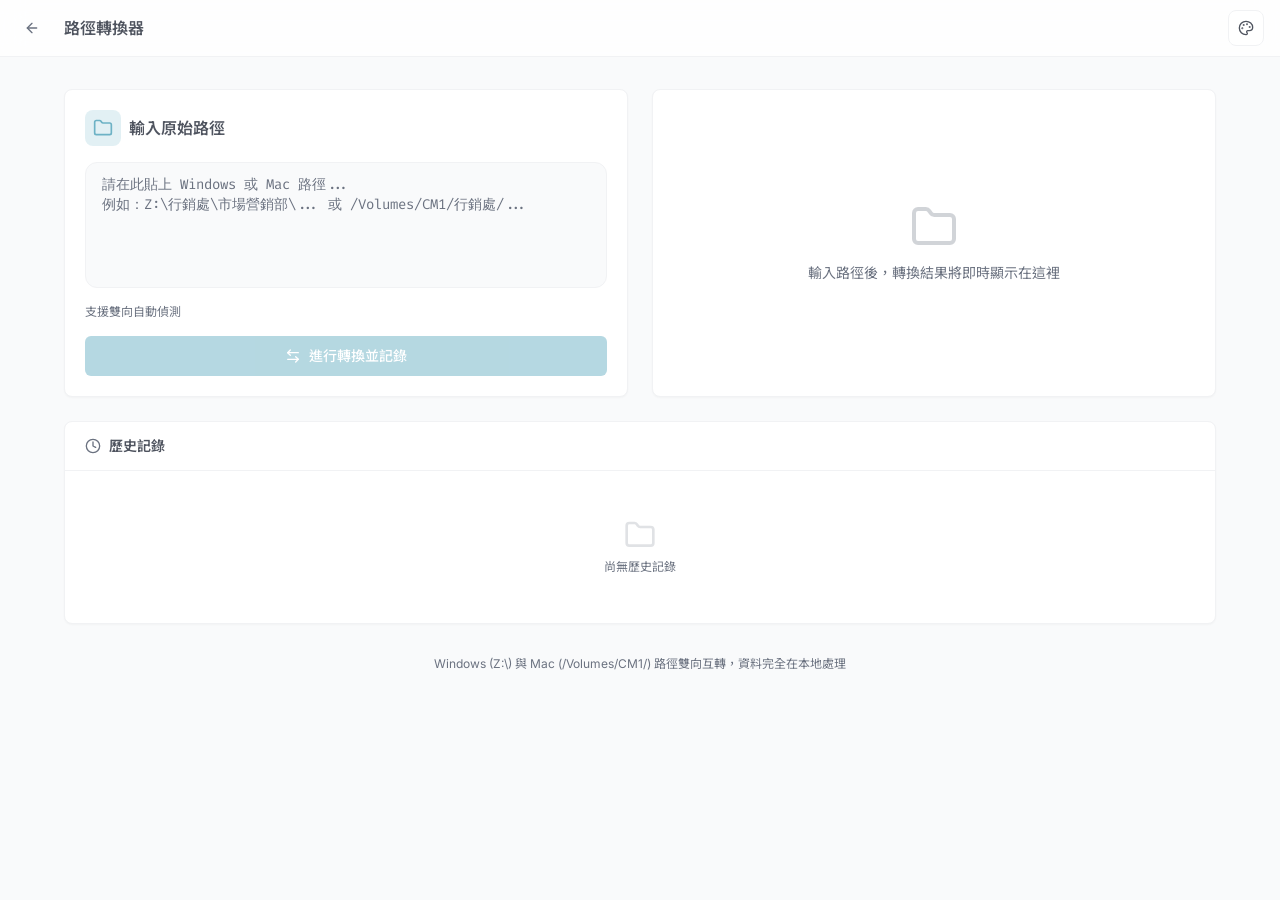
<file: tools/path-converter.html>
<!DOCTYPE html><html lang="zh-TW"> <head><meta charset="UTF-8"><meta name="description" content="DevBox - Developer Tools"><meta name="viewport" content="width=device-width"><link rel="icon" type="image/png" href="/icon-128.png"><link rel="icon" type="image/png" href="/icon-48.png"><link rel="icon" type="image/png" href="/icon-16.png"><meta name="generator" content="Astro v5.16.4"><!-- Google Fonts --><link rel="preconnect" href="https://fonts.googleapis.com"><link rel="preconnect" href="https://fonts.gstatic.com" crossorigin><link href="https://fonts.googleapis.com/css2?family=Fira+Code:wght@400;500;600&family=Inter:wght@400;500;600;700&family=Noto+Sans+TC:wght@400;500;700&display=swap" rel="stylesheet"><title>路徑轉換器 | DevBox</title><!-- Prevent flash of wrong theme --><!-- Prevent flash of wrong theme --><script src="/theme-init.js"></script><!-- 關鍵內聯 CSS：防止載入時閃白 --><style>
      :root { --background: hsl(210 20% 98%); }
      .dark { --background: hsl(220 16% 22%); }
      .ant-light { --background: hsl(214 20% 95%); }
      .ant-dark { --background: hsl(0 0% 8%); }
      html, body { background-color: var(--background); }
    </style><link rel="stylesheet" href="/./assets/check.BL99BFtP.css">
<style>.history-row[data-v-0cacc34a]{padding:12px 20px;transition:background .15s ease}.history-row[data-v-0cacc34a]:hover{background:hsl(var(--secondary) / .4)}.type-badge[data-v-0cacc34a]{font-size:10px;font-weight:700;letter-spacing:.06em;padding:2px 7px;border-radius:4px;font-family:monospace}.badge-win[data-v-0cacc34a]{background:#3c83f61f;color:#3c83f6}.badge-mac[data-v-0cacc34a]{background:#21c45d1f;color:#21c45d}.action-btn[data-v-0cacc34a]{display:flex;align-items:center;justify-content:center;width:24px;height:24px;border-radius:6px;color:hsl(var(--muted-foreground));cursor:pointer;transition:all .15s ease}.action-btn[data-v-0cacc34a]:hover{background:hsl(var(--accent));color:hsl(var(--foreground))}.action-btn-danger[data-v-0cacc34a]:hover{background:hsl(var(--destructive) / .1);color:hsl(var(--destructive))}.path-row[data-v-0cacc34a]{display:flex;align-items:center;gap:8px;width:100%;padding:5px 8px;border-radius:6px;cursor:pointer;transition:all .15s ease;border:none;background:transparent}.path-row-orig[data-v-0cacc34a]:hover{background:hsl(var(--muted) / .5)}.path-row-conv[data-v-0cacc34a]:hover{background:hsl(var(--primary) / .08)}.path-label[data-v-0cacc34a]{flex-shrink:0;width:16px;height:16px;border-radius:3px;background:hsl(var(--border));color:hsl(var(--muted-foreground));font-size:9px;font-weight:700;display:flex;align-items:center;justify-content:center;font-family:monospace;letter-spacing:0}.path-label-accent[data-v-0cacc34a]{background:hsl(var(--primary) / .15);color:hsl(var(--primary))}.path-text[data-v-0cacc34a]{flex:1;font-family:SFMono-Regular,Cascadia Code,monospace;font-size:12px;line-height:1.4;white-space:nowrap;overflow:hidden;text-overflow:ellipsis;min-width:0;text-align:left}.path-text-muted[data-v-0cacc34a]{color:hsl(var(--muted-foreground))}.path-text-accent[data-v-0cacc34a]{color:hsl(var(--foreground));font-weight:500}.path-copy-icon[data-v-0cacc34a]{flex-shrink:0;color:hsl(var(--muted-foreground) / .4);opacity:0;transition:opacity .15s ease}.path-row:hover .path-copy-icon[data-v-0cacc34a]{opacity:1}button[data-v-0cacc34a]{cursor:pointer}
.page-loader-spinner{width:64px;height:64px;border-radius:50%;border:4px solid var(--color-secondary);border-top-color:var(--color-primary);animation:spin .8s linear infinite}@keyframes spin{to{transform:rotate(360deg)}}.fade-out{opacity:0;transition:opacity .3s ease}
</style></head> <body class="min-h-screen bg-background font-sans antialiased">   <div id="page-loader" class="fixed inset-0 z-50 flex flex-col items-center justify-center gap-3 bg-background"> <div class="page-loader-spinner"></div> <p class="text-sm text-muted-foreground">載入中...</p> </div>  <style>astro-island,astro-slot,astro-static-slot{display:contents}</style><script src="/scripts/extracted-7885d6bc09b192bd.js"></script><script src="/scripts/extracted-53b6bbda82ae145c.js"></script><astro-island uid="Z1EMQuG" component-url="/./assets/PageLoader.CLVYXc-9.js" component-export="default" renderer-url="/./assets/client.Bh-GRsnr.js" props="{}" ssr client="only" opts="{&quot;name&quot;:&quot;PageLoader&quot;,&quot;value&quot;:&quot;vue&quot;}"></astro-island> <div class="min-h-screen bg-background pb-20"> <!-- Header --> <header class="sticky top-0 z-50 border-b border-border bg-card/80 backdrop-blur-md"> <div class="container mx-auto flex h-14 items-center justify-between px-4"> <div class="flex items-center gap-4"> <a href="/index.html" class="flex h-8 w-8 items-center justify-center rounded-lg hover:bg-accent transition-colors"> <svg xmlns="http://www.w3.org/2000/svg" width="24" height="24" viewBox="0 0 24 24" fill="none" stroke="currentColor" stroke-width="2" stroke-linecap="round" stroke-linejoin="round" class="lucide h-4 w-4 text-muted-foreground lucide-arrow-left-icon lucide-arrow-left h-4 w-4 text-muted-foreground"><path d="m12 19-7-7 7-7"></path><path d="M19 12H5"></path></svg> </a> <h1 class="text-base font-semibold text-foreground">路徑轉換器</h1> </div> <!-- Theme Switcher --> <script src="/scripts/extracted-433585662f852c8c.js"></script><astro-island uid="Z1g7BFf" prefix="s2" component-url="/./assets/ThemeSwitcher.DyngEm8z.js" component-export="default" renderer-url="/./assets/client.Bh-GRsnr.js" props="{}" ssr client="load" opts="{&quot;name&quot;:&quot;ThemeSwitcher&quot;,&quot;value&quot;:true}" await-children><div class="relative"><button class="relative flex h-9 w-9 items-center justify-center rounded-lg border border-border bg-card text-foreground transition-all hover:bg-accent active:scale-95" title="切換主題"><svg xmlns="http://www.w3.org/2000/svg" width="24" height="24" viewBox="0 0 24 24" fill="none" stroke="currentColor" stroke-width="2" stroke-linecap="round" stroke-linejoin="round" class="lucide h-4 w-4 lucide-palette-icon lucide-palette h-4 w-4"><path d="M12 22a1 1 0 0 1 0-20 10 9 0 0 1 10 9 5 5 0 0 1-5 5h-2.25a1.75 1.75 0 0 0-1.4 2.8l.3.4a1.75 1.75 0 0 1-1.4 2.8z"></path><circle cx="13.5" cy="6.5" r=".5" fill="currentColor"></circle><circle cx="17.5" cy="10.5" r=".5" fill="currentColor"></circle><circle cx="6.5" cy="12.5" r=".5" fill="currentColor"></circle><circle cx="8.5" cy="7.5" r=".5" fill="currentColor"></circle></svg></button><!----><!----></div><!--astro:end--></astro-island> </div> </header> <main class="container mx-auto px-4 py-8"> <div class="mx-auto max-w-6xl"> <!-- Tool Content -->  <astro-island uid="1ay6fK" prefix="s0" component-url="/./assets/PathConverter.CcklU5fX.js" component-export="default" renderer-url="/./assets/client.Bh-GRsnr.js" props="{}" ssr client="load" opts="{&quot;name&quot;:&quot;PathConverter&quot;,&quot;value&quot;:true}" await-children><div class="space-y-6" data-v-0cacc34a><div class="grid gap-6 lg:grid-cols-2" data-v-0cacc34a><div class="rounded-lg border text-card-foreground shadow-sm border-border bg-card p-5 flex flex-col" data-v-0cacc34a><!--[--><div class="flex items-center gap-2 mb-4" data-v-0cacc34a><div class="w-9 h-9 rounded-lg bg-primary/20 flex items-center justify-center" data-v-0cacc34a><svg xmlns="http://www.w3.org/2000/svg" width="24" height="24" viewBox="0 0 24 24" fill="none" stroke="currentColor" stroke-width="2" stroke-linecap="round" stroke-linejoin="round" class="lucide w-5 h-5 text-primary lucide-folder-icon lucide-folder w-5 h-5 text-primary" data-v-0cacc34a><path d="M20 20a2 2 0 0 0 2-2V8a2 2 0 0 0-2-2h-7.9a2 2 0 0 1-1.69-.9L9.6 3.9A2 2 0 0 0 7.93 3H4a2 2 0 0 0-2 2v13a2 2 0 0 0 2 2Z"></path></svg></div><h3 class="text-base font-semibold text-foreground" data-v-0cacc34a>輸入原始路徑</h3></div><div class="flex-1 flex flex-col gap-4" data-v-0cacc34a><textarea placeholder="請在此貼上 Windows 或 Mac 路徑...
例如：Z:\行銷處\市場營銷部\... 或 /Volumes/CM1/行銷處/..." rows="5" class="w-full px-4 py-3 rounded-xl border border-border bg-background text-foreground placeholder:text-muted-foreground focus:ring-2 focus:ring-primary/20 focus:border-primary outline-none text-sm transition-all font-mono resize-none flex-1" data-v-0cacc34a></textarea><div class="flex items-center justify-between text-xs text-muted-foreground" data-v-0cacc34a><span data-v-0cacc34a>支援雙向自動偵測</span><!----></div><div class="mt-auto" data-v-0cacc34a><button class="inline-flex items-center justify-center whitespace-nowrap rounded-md text-sm font-medium ring-offset-background transition-colors focus-visible:outline-none focus-visible:ring-2 focus-visible:ring-ring focus-visible:ring-offset-2 disabled:pointer-events-none disabled:opacity-50 h-10 px-4 py-2 w-full gap-2 bg-primary text-white hover:bg-primary/90" disabled data-v-0cacc34a><!--[--><svg xmlns="http://www.w3.org/2000/svg" width="24" height="24" viewBox="0 0 24 24" fill="none" stroke="currentColor" stroke-width="2" stroke-linecap="round" stroke-linejoin="round" class="lucide h-4 w-4 lucide-arrow-left-right-icon lucide-arrow-left-right h-4 w-4" data-v-0cacc34a><path d="M8 3 4 7l4 4"></path><path d="M4 7h16"></path><path d="m16 21 4-4-4-4"></path><path d="M20 17H4"></path></svg> 進行轉換並記錄 <!--]--></button></div></div><!--]--></div><div class="flex flex-col" data-v-0cacc34a><div class="rounded-lg border text-card-foreground shadow-sm border-border bg-card p-5 flex-1 flex flex-col justify-center" data-v-0cacc34a><!--[--><div class="text-center py-8 text-muted-foreground" data-v-0cacc34a><svg xmlns="http://www.w3.org/2000/svg" width="24" height="24" viewBox="0 0 24 24" fill="none" stroke="currentColor" stroke-width="2" stroke-linecap="round" stroke-linejoin="round" class="lucide w-12 h-12 mx-auto mb-3 opacity-30 animate-pulse lucide-folder-icon lucide-folder w-12 h-12 mx-auto mb-3 opacity-30 animate-pulse" data-v-0cacc34a><path d="M20 20a2 2 0 0 0 2-2V8a2 2 0 0 0-2-2h-7.9a2 2 0 0 1-1.69-.9L9.6 3.9A2 2 0 0 0 7.93 3H4a2 2 0 0 0-2 2v13a2 2 0 0 0 2 2Z"></path></svg><p class="text-sm" data-v-0cacc34a>輸入路徑後，轉換結果將即時顯示在這裡</p></div><!--]--></div></div></div><div class="rounded-lg border text-card-foreground shadow-sm border-border bg-card overflow-hidden" data-v-0cacc34a><!--[--><div class="flex items-center justify-between px-5 py-3.5 border-b border-border" data-v-0cacc34a><div class="flex items-center gap-2 text-sm font-semibold text-foreground" data-v-0cacc34a><svg xmlns="http://www.w3.org/2000/svg" width="24" height="24" viewBox="0 0 24 24" fill="none" stroke="currentColor" stroke-width="2" stroke-linecap="round" stroke-linejoin="round" class="lucide h-4 w-4 text-muted-foreground lucide-clock-icon lucide-clock h-4 w-4 text-muted-foreground" data-v-0cacc34a><path d="M12 6v6l4 2"></path><circle cx="12" cy="12" r="10"></circle></svg> 歷史記錄 <!----></div><!----></div><div class="flex flex-col items-center justify-center py-12 text-muted-foreground gap-2" data-v-0cacc34a><svg xmlns="http://www.w3.org/2000/svg" width="24" height="24" viewBox="0 0 24 24" fill="none" stroke="currentColor" stroke-width="2" stroke-linecap="round" stroke-linejoin="round" class="lucide w-8 h-8 opacity-20 lucide-folder-icon lucide-folder w-8 h-8 opacity-20" data-v-0cacc34a><path d="M20 20a2 2 0 0 0 2-2V8a2 2 0 0 0-2-2h-7.9a2 2 0 0 1-1.69-.9L9.6 3.9A2 2 0 0 0 7.93 3H4a2 2 0 0 0-2 2v13a2 2 0 0 0 2 2Z"></path></svg><p class="text-xs" data-v-0cacc34a>尚無歷史記錄</p></div><!--]--></div></div><!--astro:end--></astro-island>   <!-- Footer Note (可選) --> <p class="text-center text-xs text-muted-foreground mt-8">
Windows (Z:\) 與 Mac (/Volumes/CM1/) 路徑雙向互轉，資料完全在本地處理
</p> </div> </main> </div>  </body></html>
</file>
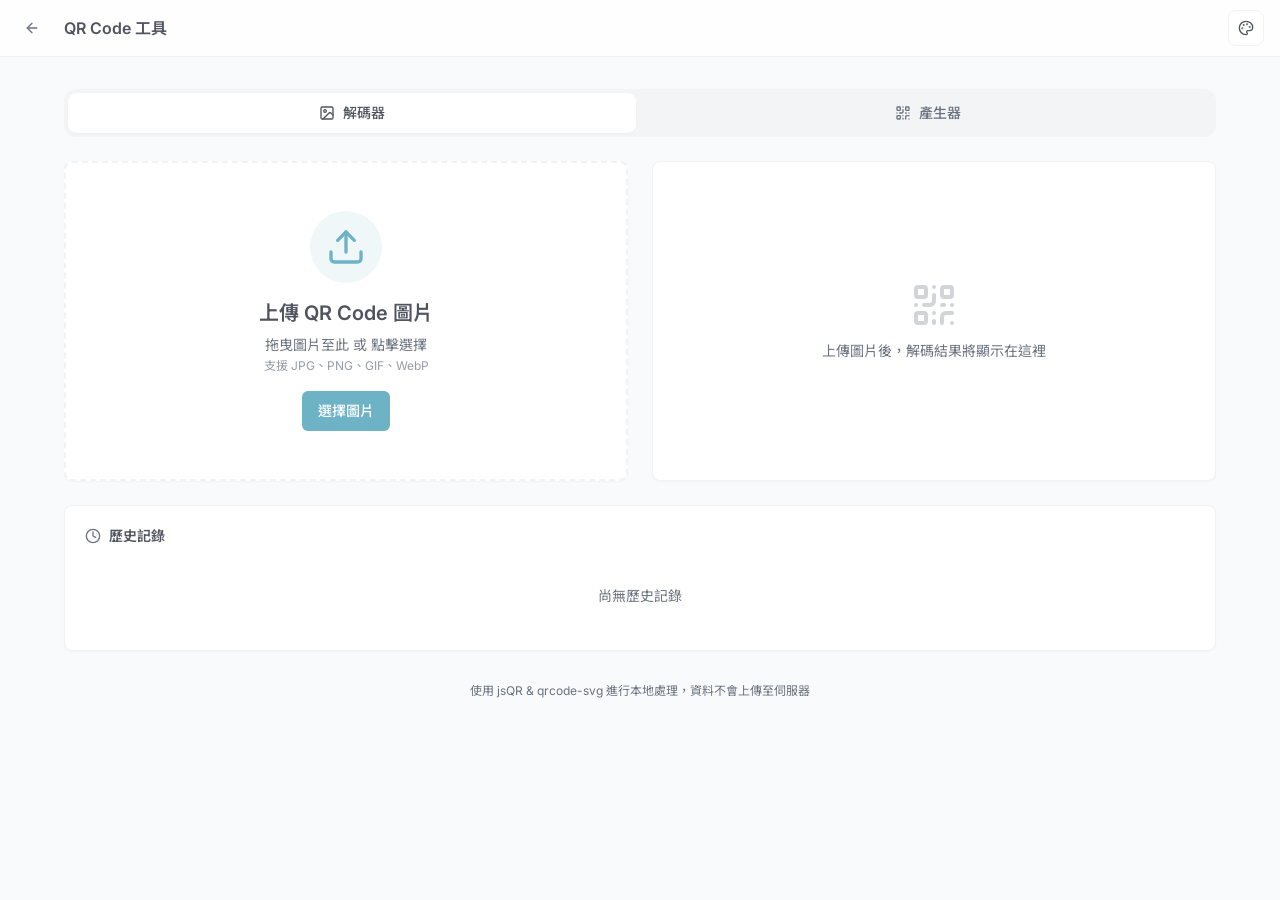
<file: tools/qrcode.html>
<!DOCTYPE html><html lang="zh-TW"> <head><meta charset="UTF-8"><meta name="description" content="DevBox - Developer Tools"><meta name="viewport" content="width=device-width"><link rel="icon" type="image/png" href="/icon-128.png"><link rel="icon" type="image/png" href="/icon-48.png"><link rel="icon" type="image/png" href="/icon-16.png"><meta name="generator" content="Astro v5.16.4"><!-- Google Fonts --><link rel="preconnect" href="https://fonts.googleapis.com"><link rel="preconnect" href="https://fonts.gstatic.com" crossorigin><link href="https://fonts.googleapis.com/css2?family=Fira+Code:wght@400;500;600&family=Inter:wght@400;500;600;700&family=Noto+Sans+TC:wght@400;500;700&display=swap" rel="stylesheet"><title>QR Code 工具 | DevBox</title><!-- Prevent flash of wrong theme --><!-- Prevent flash of wrong theme --><script src="/theme-init.js"></script><!-- 關鍵內聯 CSS：防止載入時閃白 --><style>
      :root { --background: hsl(210 20% 98%); }
      .dark { --background: hsl(220 16% 22%); }
      .ant-light { --background: hsl(214 20% 95%); }
      .ant-dark { --background: hsl(0 0% 8%); }
      html, body { background-color: var(--background); }
    </style><link rel="stylesheet" href="/./assets/check.BL99BFtP.css">
<style>.qr-preview[data-v-3570f68d]{width:100%;min-height:160px;background-color:var(--card);background-size:20px 20px;background-position:0 0,0 10px,10px -10px,-10px 0px;transition:background-color .3s ease;margin:0 auto}.qr-preview-generated[data-v-3570f68d]{background-color:#dfe1e8;background-image:linear-gradient(45deg,hsl(232.5deg 15% 86%) 25%,transparent 25%),linear-gradient(-45deg,hsl(232.5deg 15% 86%) 25%,transparent 25%),linear-gradient(45deg,transparent 75%,hsl(232.5deg 15% 86%) 75%),linear-gradient(-45deg,transparent 75%,hsl(232.5deg 15% 86%) 75%)}.qr-container[data-v-3570f68d]{display:flex;justify-content:center;align-items:center;width:100%;max-width:280px;aspect-ratio:1;border-radius:10px;overflow:hidden}.qr-image[data-v-3570f68d]{width:100%;height:100%;display:block;object-fit:contain}.line-clamp-2[data-v-3570f68d]{display:-webkit-box;-webkit-line-clamp:2;-webkit-box-orient:vertical;overflow:hidden}button[data-v-3570f68d]{cursor:pointer}
.page-loader-spinner{width:64px;height:64px;border-radius:50%;border:4px solid var(--color-secondary);border-top-color:var(--color-primary);animation:spin .8s linear infinite}@keyframes spin{to{transform:rotate(360deg)}}.fade-out{opacity:0;transition:opacity .3s ease}
</style></head> <body class="min-h-screen bg-background font-sans antialiased">   <div id="page-loader" class="fixed inset-0 z-50 flex flex-col items-center justify-center gap-3 bg-background"> <div class="page-loader-spinner"></div> <p class="text-sm text-muted-foreground">載入中...</p> </div>  <style>astro-island,astro-slot,astro-static-slot{display:contents}</style><script src="/scripts/extracted-7885d6bc09b192bd.js"></script><script src="/scripts/extracted-53b6bbda82ae145c.js"></script><astro-island uid="Z1EMQuG" component-url="/./assets/PageLoader.CLVYXc-9.js" component-export="default" renderer-url="/./assets/client.Bh-GRsnr.js" props="{}" ssr client="only" opts="{&quot;name&quot;:&quot;PageLoader&quot;,&quot;value&quot;:&quot;vue&quot;}"></astro-island> <div class="min-h-screen bg-background pb-20"> <!-- Header --> <header class="sticky top-0 z-50 border-b border-border bg-card/80 backdrop-blur-md"> <div class="container mx-auto flex h-14 items-center justify-between px-4"> <div class="flex items-center gap-4"> <a href="/index.html" class="flex h-8 w-8 items-center justify-center rounded-lg hover:bg-accent transition-colors"> <svg xmlns="http://www.w3.org/2000/svg" width="24" height="24" viewBox="0 0 24 24" fill="none" stroke="currentColor" stroke-width="2" stroke-linecap="round" stroke-linejoin="round" class="lucide h-4 w-4 text-muted-foreground lucide-arrow-left-icon lucide-arrow-left h-4 w-4 text-muted-foreground"><path d="m12 19-7-7 7-7"></path><path d="M19 12H5"></path></svg> </a> <h1 class="text-base font-semibold text-foreground">QR Code 工具</h1> </div> <!-- Theme Switcher --> <script src="/scripts/extracted-433585662f852c8c.js"></script><astro-island uid="Z1g7BFf" prefix="s2" component-url="/./assets/ThemeSwitcher.DyngEm8z.js" component-export="default" renderer-url="/./assets/client.Bh-GRsnr.js" props="{}" ssr client="load" opts="{&quot;name&quot;:&quot;ThemeSwitcher&quot;,&quot;value&quot;:true}" await-children><div class="relative"><button class="relative flex h-9 w-9 items-center justify-center rounded-lg border border-border bg-card text-foreground transition-all hover:bg-accent active:scale-95" title="切換主題"><svg xmlns="http://www.w3.org/2000/svg" width="24" height="24" viewBox="0 0 24 24" fill="none" stroke="currentColor" stroke-width="2" stroke-linecap="round" stroke-linejoin="round" class="lucide h-4 w-4 lucide-palette-icon lucide-palette h-4 w-4"><path d="M12 22a1 1 0 0 1 0-20 10 9 0 0 1 10 9 5 5 0 0 1-5 5h-2.25a1.75 1.75 0 0 0-1.4 2.8l.3.4a1.75 1.75 0 0 1-1.4 2.8z"></path><circle cx="13.5" cy="6.5" r=".5" fill="currentColor"></circle><circle cx="17.5" cy="10.5" r=".5" fill="currentColor"></circle><circle cx="6.5" cy="12.5" r=".5" fill="currentColor"></circle><circle cx="8.5" cy="7.5" r=".5" fill="currentColor"></circle></svg></button><!----><!----></div><!--astro:end--></astro-island> </div> </header> <main class="container mx-auto px-4 py-8"> <div class="mx-auto max-w-6xl"> <!-- Tool Content -->  <astro-island uid="Zjf1CJ" prefix="s0" component-url="/./assets/QrCodeTool.COIDOoie.js" component-export="default" renderer-url="/./assets/client.Bh-GRsnr.js" props="{}" ssr client="load" opts="{&quot;name&quot;:&quot;QrCodeTool&quot;,&quot;value&quot;:true}" await-children><div class="space-y-6" data-v-3570f68d><div class="flex gap-2 p-1 rounded-xl bg-secondary" data-v-3570f68d><button class="flex-1 flex items-center justify-center gap-2 py-2.5 px-4 rounded-lg text-sm font-medium transition-all bg-card text-foreground shadow-sm" data-v-3570f68d><svg xmlns="http://www.w3.org/2000/svg" width="24" height="24" viewBox="0 0 24 24" fill="none" stroke="currentColor" stroke-width="2" stroke-linecap="round" stroke-linejoin="round" class="lucide h-4 w-4 lucide-image-icon lucide-image h-4 w-4" data-v-3570f68d><rect width="18" height="18" x="3" y="3" rx="2" ry="2"></rect><circle cx="9" cy="9" r="2"></circle><path d="m21 15-3.086-3.086a2 2 0 0 0-2.828 0L6 21"></path></svg> 解碼器 </button><button class="flex-1 flex items-center justify-center gap-2 py-2.5 px-4 rounded-lg text-sm font-medium transition-all text-muted-foreground hover:text-foreground" data-v-3570f68d><svg xmlns="http://www.w3.org/2000/svg" width="24" height="24" viewBox="0 0 24 24" fill="none" stroke="currentColor" stroke-width="2" stroke-linecap="round" stroke-linejoin="round" class="lucide h-4 w-4 lucide-qr-code-icon lucide-qr-code h-4 w-4" data-v-3570f68d><rect width="5" height="5" x="3" y="3" rx="1"></rect><rect width="5" height="5" x="16" y="3" rx="1"></rect><rect width="5" height="5" x="3" y="16" rx="1"></rect><path d="M21 16h-3a2 2 0 0 0-2 2v3"></path><path d="M21 21v.01"></path><path d="M12 7v3a2 2 0 0 1-2 2H7"></path><path d="M3 12h.01"></path><path d="M12 3h.01"></path><path d="M12 16v.01"></path><path d="M16 12h1"></path><path d="M21 12v.01"></path><path d="M12 21v-1"></path></svg> 產生器 </button></div><div class="space-y-6" style="" data-v-3570f68d><div class="grid gap-6 lg:grid-cols-2" data-v-3570f68d><div class="rounded-lg text-card-foreground shadow-sm border-2 border-dashed transition-colors duration-200 border-border bg-card" data-v-3570f68d><!--[--><div class="p-6 flex flex-col items-center justify-center py-12 text-center space-y-4" data-v-3570f68d><!--[--><div class="p-4 bg-primary/10 rounded-full" data-v-3570f68d><svg xmlns="http://www.w3.org/2000/svg" width="24" height="24" viewBox="0 0 24 24" fill="none" stroke="currentColor" stroke-width="2" stroke-linecap="round" stroke-linejoin="round" class="lucide w-10 h-10 text-primary lucide-upload-icon lucide-upload w-10 h-10 text-primary" data-v-3570f68d><path d="M12 3v12"></path><path d="m17 8-5-5-5 5"></path><path d="M21 15v4a2 2 0 0 1-2 2H5a2 2 0 0 1-2-2v-4"></path></svg></div><div class="space-y-2" data-v-3570f68d><h3 class="text-xl font-semibold" data-v-3570f68d>上傳 QR Code 圖片</h3><p class="text-sm text-muted-foreground max-w-sm mx-auto" data-v-3570f68d> 拖曳圖片至此 或 點擊選擇<br data-v-3570f68d><span class="text-xs opacity-70" data-v-3570f68d>支援 JPG、PNG、GIF、WebP</span></p></div><div class="flex gap-4" data-v-3570f68d><div class="relative" data-v-3570f68d><button class="inline-flex items-center justify-center whitespace-nowrap rounded-md text-sm font-medium ring-offset-background transition-colors focus-visible:outline-none focus-visible:ring-2 focus-visible:ring-ring focus-visible:ring-offset-2 disabled:pointer-events-none disabled:opacity-50 bg-primary text-white hover:bg-primary/90 h-10 px-4 py-2 cursor-pointer" data-v-3570f68d><!--[--> 選擇圖片 <!--]--></button><input type="file" accept="image/*" class="absolute inset-0 w-full h-full opacity-0 cursor-pointer" data-v-3570f68d></div></div><!--]--></div><!--]--></div><div class="flex flex-col" data-v-3570f68d><div class="rounded-lg border text-card-foreground shadow-sm border-border bg-card p-5 flex-1 flex flex-col justify-center" data-v-3570f68d><!--[--><div class="text-center py-8 text-muted-foreground" data-v-3570f68d><svg xmlns="http://www.w3.org/2000/svg" width="24" height="24" viewBox="0 0 24 24" fill="none" stroke="currentColor" stroke-width="2" stroke-linecap="round" stroke-linejoin="round" class="lucide w-12 h-12 mx-auto mb-3 opacity-30 lucide-qr-code-icon lucide-qr-code w-12 h-12 mx-auto mb-3 opacity-30" data-v-3570f68d><rect width="5" height="5" x="3" y="3" rx="1"></rect><rect width="5" height="5" x="16" y="3" rx="1"></rect><rect width="5" height="5" x="3" y="16" rx="1"></rect><path d="M21 16h-3a2 2 0 0 0-2 2v3"></path><path d="M21 21v.01"></path><path d="M12 7v3a2 2 0 0 1-2 2H7"></path><path d="M3 12h.01"></path><path d="M12 3h.01"></path><path d="M12 16v.01"></path><path d="M16 12h1"></path><path d="M21 12v.01"></path><path d="M12 21v-1"></path></svg><p class="text-sm" data-v-3570f68d>上傳圖片後，解碼結果將顯示在這裡</p></div><!--]--></div></div></div><div class="rounded-lg border text-card-foreground shadow-sm border-border bg-card p-5" data-v-3570f68d><!--[--><div class="flex items-center justify-between mb-4" data-v-3570f68d><div class="flex items-center gap-2 text-sm font-semibold text-foreground" data-v-3570f68d><svg xmlns="http://www.w3.org/2000/svg" width="24" height="24" viewBox="0 0 24 24" fill="none" stroke="currentColor" stroke-width="2" stroke-linecap="round" stroke-linejoin="round" class="lucide h-4 w-4 text-muted-foreground lucide-clock-icon lucide-clock h-4 w-4 text-muted-foreground" data-v-3570f68d><path d="M12 6v6l4 2"></path><circle cx="12" cy="12" r="10"></circle></svg> 歷史記錄 </div><!----></div><div class="text-center py-6 text-muted-foreground" data-v-3570f68d><p class="text-sm" data-v-3570f68d>尚無歷史記錄</p></div><!--]--></div></div><div class="grid gap-6 lg:grid-cols-2" style="display:none;" data-v-3570f68d><div class="flex flex-col gap-4" data-v-3570f68d><div class="rounded-lg border text-card-foreground shadow-sm border-border bg-card p-5 flex-1 flex flex-col" data-v-3570f68d><!--[--><label class="block text-sm font-semibold text-foreground mb-3" data-v-3570f68d>輸入內容</label><textarea placeholder="輸入網址或文字..." class="w-full p-4 rounded-xl border border-border bg-background text-foreground placeholder:text-muted-foreground focus:ring-2 focus:ring-primary/20 focus:border-primary outline-none text-sm leading-relaxed resize-none transition-all font-mono flex-1" data-v-3570f68d></textarea><!--]--></div><button class="inline-flex items-center justify-center whitespace-nowrap rounded-md text-sm font-medium ring-offset-background transition-colors focus-visible:outline-none focus-visible:ring-2 focus-visible:ring-ring focus-visible:ring-offset-2 disabled:pointer-events-none disabled:opacity-50 h-10 px-4 py-2 w-full gap-2 bg-chart-2 hover:bg-chart-2/90 text-white" disabled data-v-3570f68d><!--[--><svg xmlns="http://www.w3.org/2000/svg" width="24" height="24" viewBox="0 0 24 24" fill="none" stroke="currentColor" stroke-width="2" stroke-linecap="round" stroke-linejoin="round" class="lucide h-4 w-4 lucide-qr-code-icon lucide-qr-code h-4 w-4" data-v-3570f68d><rect width="5" height="5" x="3" y="3" rx="1"></rect><rect width="5" height="5" x="16" y="3" rx="1"></rect><rect width="5" height="5" x="3" y="16" rx="1"></rect><path d="M21 16h-3a2 2 0 0 0-2 2v3"></path><path d="M21 21v.01"></path><path d="M12 7v3a2 2 0 0 1-2 2H7"></path><path d="M3 12h.01"></path><path d="M12 3h.01"></path><path d="M12 16v.01"></path><path d="M16 12h1"></path><path d="M21 12v.01"></path><path d="M12 21v-1"></path></svg> 產生 QR Code <!--]--></button></div><div class="flex flex-col gap-4 min-h-96" data-v-3570f68d><div class="rounded-lg border text-card-foreground shadow-sm border-border bg-card p-5 flex-1 flex flex-col" data-v-3570f68d><!--[--><div class="flex items-center justify-between mb-4" data-v-3570f68d><label class="block text-sm font-semibold text-foreground" data-v-3570f68d>預覽</label><!----></div><div class="qr-preview rounded-xl border-2 border-dashed border-border p-6 flex-1 flex items-center justify-center" data-v-3570f68d><div class="text-center text-muted-foreground" data-v-3570f68d><svg xmlns="http://www.w3.org/2000/svg" width="24" height="24" viewBox="0 0 24 24" fill="none" stroke="currentColor" stroke-width="2" stroke-linecap="round" stroke-linejoin="round" class="lucide w-16 h-16 mx-auto mb-3 opacity-30 lucide-qr-code-icon lucide-qr-code w-16 h-16 mx-auto mb-3 opacity-30" data-v-3570f68d><rect width="5" height="5" x="3" y="3" rx="1"></rect><rect width="5" height="5" x="16" y="3" rx="1"></rect><rect width="5" height="5" x="3" y="16" rx="1"></rect><path d="M21 16h-3a2 2 0 0 0-2 2v3"></path><path d="M21 21v.01"></path><path d="M12 7v3a2 2 0 0 1-2 2H7"></path><path d="M3 12h.01"></path><path d="M12 3h.01"></path><path d="M12 16v.01"></path><path d="M16 12h1"></path><path d="M21 12v.01"></path><path d="M12 21v-1"></path></svg><p class="text-sm" data-v-3570f68d>輸入內容後點擊產生</p></div></div><!--]--></div><!----></div></div></div><!--astro:end--></astro-island>   <!-- Footer Note (可選) --> <p class="text-center text-xs text-muted-foreground mt-8">
使用 jsQR & qrcode-svg 進行本地處理，資料不會上傳至伺服器
</p> </div> </main> </div>  </body></html>
</file>
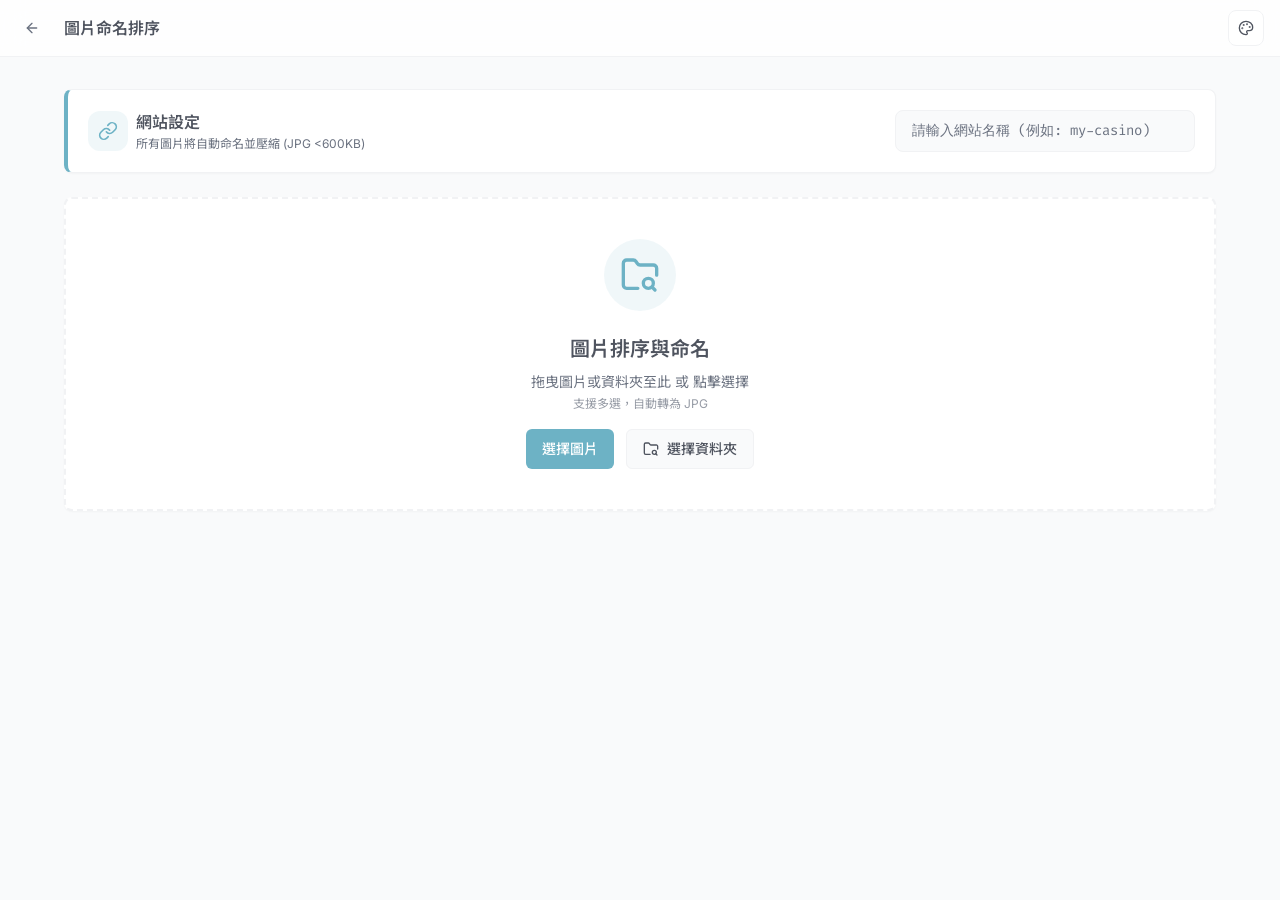
<file: tools/renamer.html>
<!DOCTYPE html><html lang="zh-TW"> <head><meta charset="UTF-8"><meta name="description" content="DevBox - Developer Tools"><meta name="viewport" content="width=device-width"><link rel="icon" type="image/png" href="/icon-128.png"><link rel="icon" type="image/png" href="/icon-48.png"><link rel="icon" type="image/png" href="/icon-16.png"><meta name="generator" content="Astro v5.16.4"><!-- Google Fonts --><link rel="preconnect" href="https://fonts.googleapis.com"><link rel="preconnect" href="https://fonts.gstatic.com" crossorigin><link href="https://fonts.googleapis.com/css2?family=Fira+Code:wght@400;500;600&family=Inter:wght@400;500;600;700&family=Noto+Sans+TC:wght@400;500;700&display=swap" rel="stylesheet"><title>圖片命名排序 | DevBox</title><!-- Prevent flash of wrong theme --><!-- Prevent flash of wrong theme --><script src="/theme-init.js"></script><!-- 關鍵內聯 CSS：防止載入時閃白 --><style>
      :root { --background: hsl(210 20% 98%); }
      .dark { --background: hsl(220 16% 22%); }
      .ant-light { --background: hsl(214 20% 95%); }
      .ant-dark { --background: hsl(0 0% 8%); }
      html, body { background-color: var(--background); }
    </style><link rel="stylesheet" href="/./assets/check.BL99BFtP.css">
<style>.overflow-auto[data-v-ece0a983]::-webkit-scrollbar{width:4px}.overflow-auto[data-v-ece0a983]::-webkit-scrollbar-track{background:transparent}.overflow-auto[data-v-ece0a983]::-webkit-scrollbar-thumb{background-color:hsl(var(--muted-foreground) / .3);border-radius:3px}button[data-v-ece0a983]{cursor:pointer}
.page-loader-spinner{width:64px;height:64px;border-radius:50%;border:4px solid var(--color-secondary);border-top-color:var(--color-primary);animation:spin .8s linear infinite}@keyframes spin{to{transform:rotate(360deg)}}.fade-out{opacity:0;transition:opacity .3s ease}
</style></head> <body class="min-h-screen bg-background font-sans antialiased">   <div id="page-loader" class="fixed inset-0 z-50 flex flex-col items-center justify-center gap-3 bg-background"> <div class="page-loader-spinner"></div> <p class="text-sm text-muted-foreground">載入中...</p> </div>  <style>astro-island,astro-slot,astro-static-slot{display:contents}</style><script src="/scripts/extracted-7885d6bc09b192bd.js"></script><script src="/scripts/extracted-53b6bbda82ae145c.js"></script><astro-island uid="Z1EMQuG" component-url="/./assets/PageLoader.CLVYXc-9.js" component-export="default" renderer-url="/./assets/client.Bh-GRsnr.js" props="{}" ssr client="only" opts="{&quot;name&quot;:&quot;PageLoader&quot;,&quot;value&quot;:&quot;vue&quot;}"></astro-island> <div class="min-h-screen bg-background pb-20"> <!-- Header --> <header class="sticky top-0 z-50 border-b border-border bg-card/80 backdrop-blur-md"> <div class="container mx-auto flex h-14 items-center justify-between px-4"> <div class="flex items-center gap-4"> <a href="/index.html" class="flex h-8 w-8 items-center justify-center rounded-lg hover:bg-accent transition-colors"> <svg xmlns="http://www.w3.org/2000/svg" width="24" height="24" viewBox="0 0 24 24" fill="none" stroke="currentColor" stroke-width="2" stroke-linecap="round" stroke-linejoin="round" class="lucide h-4 w-4 text-muted-foreground lucide-arrow-left-icon lucide-arrow-left h-4 w-4 text-muted-foreground"><path d="m12 19-7-7 7-7"></path><path d="M19 12H5"></path></svg> </a> <h1 class="text-base font-semibold text-foreground">圖片命名排序</h1> </div> <!-- Theme Switcher --> <script src="/scripts/extracted-433585662f852c8c.js"></script><astro-island uid="Z1g7BFf" prefix="s2" component-url="/./assets/ThemeSwitcher.DyngEm8z.js" component-export="default" renderer-url="/./assets/client.Bh-GRsnr.js" props="{}" ssr client="load" opts="{&quot;name&quot;:&quot;ThemeSwitcher&quot;,&quot;value&quot;:true}" await-children><div class="relative"><button class="relative flex h-9 w-9 items-center justify-center rounded-lg border border-border bg-card text-foreground transition-all hover:bg-accent active:scale-95" title="切換主題"><svg xmlns="http://www.w3.org/2000/svg" width="24" height="24" viewBox="0 0 24 24" fill="none" stroke="currentColor" stroke-width="2" stroke-linecap="round" stroke-linejoin="round" class="lucide h-4 w-4 lucide-palette-icon lucide-palette h-4 w-4"><path d="M12 22a1 1 0 0 1 0-20 10 9 0 0 1 10 9 5 5 0 0 1-5 5h-2.25a1.75 1.75 0 0 0-1.4 2.8l.3.4a1.75 1.75 0 0 1-1.4 2.8z"></path><circle cx="13.5" cy="6.5" r=".5" fill="currentColor"></circle><circle cx="17.5" cy="10.5" r=".5" fill="currentColor"></circle><circle cx="6.5" cy="12.5" r=".5" fill="currentColor"></circle><circle cx="8.5" cy="7.5" r=".5" fill="currentColor"></circle></svg></button><!----><!----></div><!--astro:end--></astro-island> </div> </header> <main class="container mx-auto px-4 py-8"> <div class="mx-auto max-w-6xl"> <!-- Tool Content -->  <astro-island uid="1eH3bd" prefix="s0" component-url="/./assets/ImageRenamerTool.BOo61cJ3.js" component-export="default" renderer-url="/./assets/client.Bh-GRsnr.js" props="{}" ssr client="load" opts="{&quot;name&quot;:&quot;ImageRenamerTool&quot;,&quot;value&quot;:true}" await-children><div class="space-y-6" data-v-ece0a983><div class="rounded-lg border text-card-foreground border-border bg-card p-5 border-l-4 border-l-primary shadow-sm" data-v-ece0a983><!--[--><div class="flex flex-col md:flex-row gap-4 items-start md:items-center justify-between" data-v-ece0a983><div class="flex items-center gap-2" data-v-ece0a983><div class="w-10 h-10 rounded-xl bg-primary/10 flex items-center justify-center" data-v-ece0a983><svg xmlns="http://www.w3.org/2000/svg" width="24" height="24" viewBox="0 0 24 24" fill="none" stroke="currentColor" stroke-width="2" stroke-linecap="round" stroke-linejoin="round" class="lucide w-5 h-5 text-primary lucide-link-icon lucide-link w-5 h-5 text-primary" data-v-ece0a983><path d="M10 13a5 5 0 0 0 7.54.54l3-3a5 5 0 0 0-7.07-7.07l-1.72 1.71"></path><path d="M14 11a5 5 0 0 0-7.54-.54l-3 3a5 5 0 0 0 7.07 7.07l1.71-1.71"></path></svg></div><div data-v-ece0a983><h3 class="text-base font-semibold text-foreground" data-v-ece0a983>網站設定</h3><p class="text-xs text-muted-foreground mt-0.5" data-v-ece0a983>所有圖片將自動命名並壓縮 (JPG &lt;600KB)</p></div></div><div class="relative w-full md:w-auto md:min-w-[300px]" data-v-ece0a983><input value="" type="text" placeholder="請輸入網站名稱 (例如: my-casino)" class="w-full px-4 py-2.5 rounded-lg border border-border bg-background text-foreground placeholder:text-muted-foreground focus:ring-2 focus:ring-primary/20 focus:border-primary outline-none text-sm transition-all font-mono" data-v-ece0a983><!----></div></div><!--]--></div><div class="rounded-lg border bg-card text-card-foreground shadow-sm tool-dropzone tool-dropzone-inactive" data-v-ece0a983><!--[--><div class="tool-dropzone-content" data-v-ece0a983><div class="tool-dropzone-icon-wrapper" data-v-ece0a983><svg xmlns="http://www.w3.org/2000/svg" width="24" height="24" viewBox="0 0 24 24" fill="none" stroke="currentColor" stroke-width="2" stroke-linecap="round" stroke-linejoin="round" class="lucide w-10 h-10 lucide-folder-search-icon lucide-folder-search w-10 h-10" data-v-ece0a983><path d="M10.7 20H4a2 2 0 0 1-2-2V5a2 2 0 0 1 2-2h3.9a2 2 0 0 1 1.69.9l.81 1.2a2 2 0 0 0 1.67.9H20a2 2 0 0 1 2 2v4.1"></path><path d="m21 21-1.9-1.9"></path><circle cx="17" cy="17" r="3"></circle></svg></div><div class="space-y-2" data-v-ece0a983><h3 class="tool-dropzone-title" data-v-ece0a983>圖片排序與命名</h3><p class="tool-dropzone-description" data-v-ece0a983> 拖曳圖片或資料夾至此 或 點擊選擇<br data-v-ece0a983><span class="text-xs opacity-70" data-v-ece0a983>支援多選，自動轉為 JPG</span></p></div><div class="flex flex-wrap justify-center gap-3" data-v-ece0a983><div class="relative" data-v-ece0a983><button class="inline-flex items-center justify-center whitespace-nowrap rounded-md text-sm font-medium ring-offset-background transition-colors focus-visible:outline-none focus-visible:ring-2 focus-visible:ring-ring focus-visible:ring-offset-2 disabled:pointer-events-none disabled:opacity-50 bg-primary text-white hover:bg-primary/90 h-10 px-4 py-2 cursor-pointer" data-v-ece0a983><!--[--> 選擇圖片 <!--]--></button><input type="file" accept="image/*" multiple class="absolute inset-0 w-full h-full opacity-0 cursor-pointer" data-v-ece0a983></div><div class="relative" data-v-ece0a983><button class="inline-flex items-center justify-center whitespace-nowrap rounded-md text-sm font-medium ring-offset-background transition-colors focus-visible:outline-none focus-visible:ring-2 focus-visible:ring-ring focus-visible:ring-offset-2 disabled:pointer-events-none disabled:opacity-50 border border-input bg-background hover:bg-accent hover:text-accent-foreground h-10 px-4 py-2 cursor-pointer gap-2" data-v-ece0a983><!--[--><svg xmlns="http://www.w3.org/2000/svg" width="24" height="24" viewBox="0 0 24 24" fill="none" stroke="currentColor" stroke-width="2" stroke-linecap="round" stroke-linejoin="round" class="lucide w-4 h-4 lucide-folder-search-icon lucide-folder-search w-4 h-4" data-v-ece0a983><path d="M10.7 20H4a2 2 0 0 1-2-2V5a2 2 0 0 1 2-2h3.9a2 2 0 0 1 1.69.9l.81 1.2a2 2 0 0 0 1.67.9H20a2 2 0 0 1 2 2v4.1"></path><path d="m21 21-1.9-1.9"></path><circle cx="17" cy="17" r="3"></circle></svg> 選擇資料夾 <!--]--></button><input type="file" webkitdirectory directory class="absolute inset-0 w-full h-full opacity-0 cursor-pointer" data-v-ece0a983></div></div><!----></div><!--]--></div><!----><!----><input type="file" accept="image/*" class="hidden" data-v-ece0a983></div><!--astro:end--></astro-island>  <!-- Footer Note (可選) -->  </div> </main> </div>  </body></html>
</file>
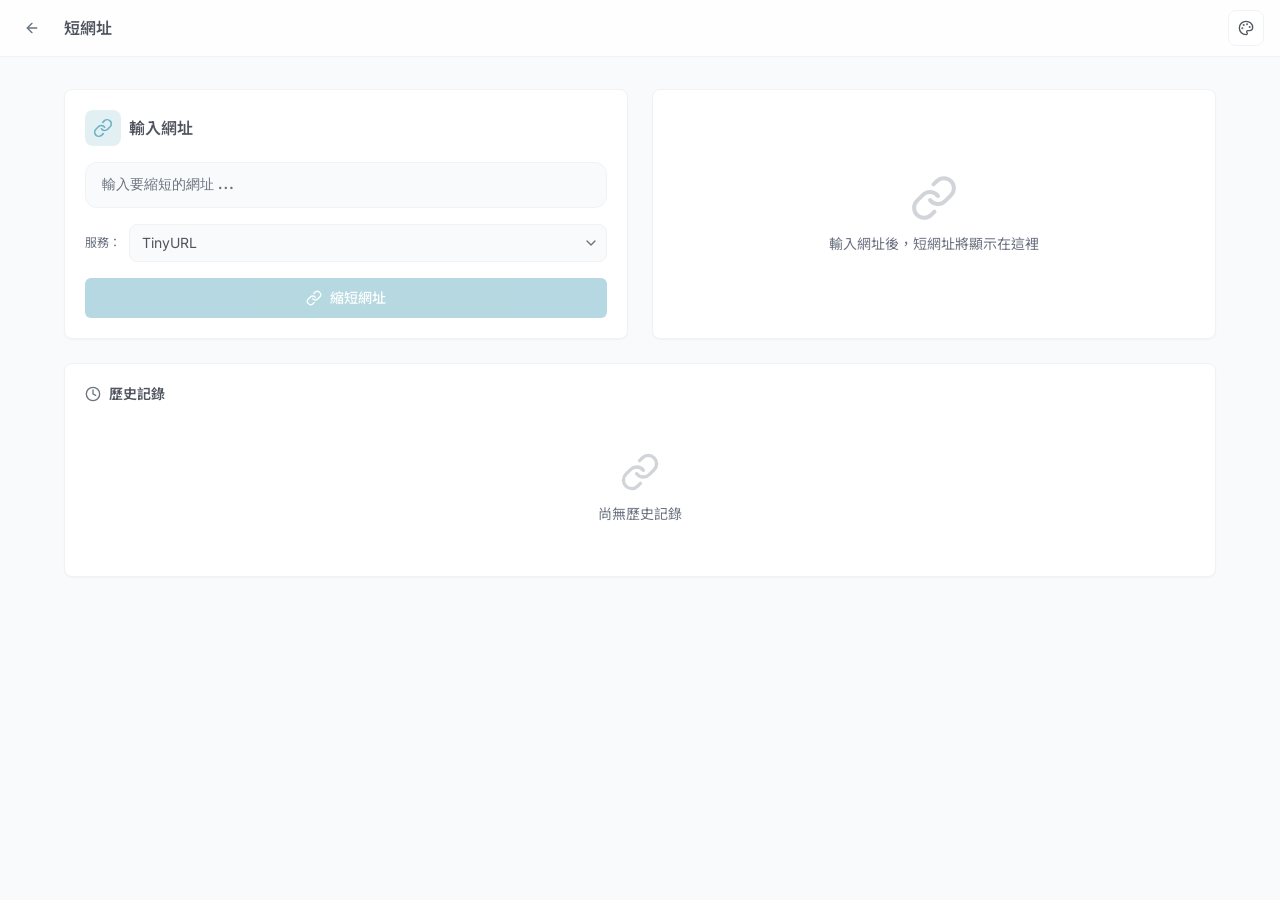
<file: tools/shortener.html>
<!DOCTYPE html><html lang="zh-TW"> <head><meta charset="UTF-8"><meta name="description" content="DevBox - Developer Tools"><meta name="viewport" content="width=device-width"><link rel="icon" type="image/png" href="/icon-128.png"><link rel="icon" type="image/png" href="/icon-48.png"><link rel="icon" type="image/png" href="/icon-16.png"><meta name="generator" content="Astro v5.16.4"><!-- Google Fonts --><link rel="preconnect" href="https://fonts.googleapis.com"><link rel="preconnect" href="https://fonts.gstatic.com" crossorigin><link href="https://fonts.googleapis.com/css2?family=Fira+Code:wght@400;500;600&family=Inter:wght@400;500;600;700&family=Noto+Sans+TC:wght@400;500;700&display=swap" rel="stylesheet"><title>短網址 | DevBox</title><!-- Prevent flash of wrong theme --><!-- Prevent flash of wrong theme --><script src="/theme-init.js"></script><!-- 關鍵內聯 CSS：防止載入時閃白 --><style>
      :root { --background: hsl(210 20% 98%); }
      .dark { --background: hsl(220 16% 22%); }
      .ant-light { --background: hsl(214 20% 95%); }
      .ant-dark { --background: hsl(0 0% 8%); }
      html, body { background-color: var(--background); }
    </style><link rel="stylesheet" href="/./assets/check.BL99BFtP.css">
<style>button[data-v-b1ed088a]{cursor:pointer}
.page-loader-spinner{width:64px;height:64px;border-radius:50%;border:4px solid var(--color-secondary);border-top-color:var(--color-primary);animation:spin .8s linear infinite}@keyframes spin{to{transform:rotate(360deg)}}.fade-out{opacity:0;transition:opacity .3s ease}
</style></head> <body class="min-h-screen bg-background font-sans antialiased">   <div id="page-loader" class="fixed inset-0 z-50 flex flex-col items-center justify-center gap-3 bg-background"> <div class="page-loader-spinner"></div> <p class="text-sm text-muted-foreground">載入中...</p> </div>  <style>astro-island,astro-slot,astro-static-slot{display:contents}</style><script src="/scripts/extracted-7885d6bc09b192bd.js"></script><script src="/scripts/extracted-53b6bbda82ae145c.js"></script><astro-island uid="Z1EMQuG" component-url="/./assets/PageLoader.CLVYXc-9.js" component-export="default" renderer-url="/./assets/client.Bh-GRsnr.js" props="{}" ssr client="only" opts="{&quot;name&quot;:&quot;PageLoader&quot;,&quot;value&quot;:&quot;vue&quot;}"></astro-island> <div class="min-h-screen bg-background pb-20"> <!-- Header --> <header class="sticky top-0 z-50 border-b border-border bg-card/80 backdrop-blur-md"> <div class="container mx-auto flex h-14 items-center justify-between px-4"> <div class="flex items-center gap-4"> <a href="/index.html" class="flex h-8 w-8 items-center justify-center rounded-lg hover:bg-accent transition-colors"> <svg xmlns="http://www.w3.org/2000/svg" width="24" height="24" viewBox="0 0 24 24" fill="none" stroke="currentColor" stroke-width="2" stroke-linecap="round" stroke-linejoin="round" class="lucide h-4 w-4 text-muted-foreground lucide-arrow-left-icon lucide-arrow-left h-4 w-4 text-muted-foreground"><path d="m12 19-7-7 7-7"></path><path d="M19 12H5"></path></svg> </a> <h1 class="text-base font-semibold text-foreground">短網址</h1> </div> <!-- Theme Switcher --> <script src="/scripts/extracted-433585662f852c8c.js"></script><astro-island uid="Z1g7BFf" prefix="s2" component-url="/./assets/ThemeSwitcher.DyngEm8z.js" component-export="default" renderer-url="/./assets/client.Bh-GRsnr.js" props="{}" ssr client="load" opts="{&quot;name&quot;:&quot;ThemeSwitcher&quot;,&quot;value&quot;:true}" await-children><div class="relative"><button class="relative flex h-9 w-9 items-center justify-center rounded-lg border border-border bg-card text-foreground transition-all hover:bg-accent active:scale-95" title="切換主題"><svg xmlns="http://www.w3.org/2000/svg" width="24" height="24" viewBox="0 0 24 24" fill="none" stroke="currentColor" stroke-width="2" stroke-linecap="round" stroke-linejoin="round" class="lucide h-4 w-4 lucide-palette-icon lucide-palette h-4 w-4"><path d="M12 22a1 1 0 0 1 0-20 10 9 0 0 1 10 9 5 5 0 0 1-5 5h-2.25a1.75 1.75 0 0 0-1.4 2.8l.3.4a1.75 1.75 0 0 1-1.4 2.8z"></path><circle cx="13.5" cy="6.5" r=".5" fill="currentColor"></circle><circle cx="17.5" cy="10.5" r=".5" fill="currentColor"></circle><circle cx="6.5" cy="12.5" r=".5" fill="currentColor"></circle><circle cx="8.5" cy="7.5" r=".5" fill="currentColor"></circle></svg></button><!----><!----></div><!--astro:end--></astro-island> </div> </header> <main class="container mx-auto px-4 py-8"> <div class="mx-auto max-w-6xl"> <!-- Tool Content -->  <astro-island uid="1gFzbQ" prefix="s0" component-url="/./assets/UrlShortener.Cl8kXDB3.js" component-export="default" renderer-url="/./assets/client.Bh-GRsnr.js" props="{}" ssr client="load" opts="{&quot;name&quot;:&quot;UrlShortener&quot;,&quot;value&quot;:true}" await-children><div class="space-y-6" data-v-b1ed088a><div class="grid gap-6 lg:grid-cols-2" data-v-b1ed088a><div class="rounded-lg border text-card-foreground shadow-sm border-border bg-card p-5 flex flex-col" data-v-b1ed088a><!--[--><div class="flex items-center gap-2 mb-4" data-v-b1ed088a><div class="w-9 h-9 rounded-lg bg-primary/20 flex items-center justify-center" data-v-b1ed088a><svg xmlns="http://www.w3.org/2000/svg" width="24" height="24" viewBox="0 0 24 24" fill="none" stroke="currentColor" stroke-width="2" stroke-linecap="round" stroke-linejoin="round" class="lucide w-5 h-5 text-primary lucide-link-icon lucide-link w-5 h-5 text-primary" data-v-b1ed088a><path d="M10 13a5 5 0 0 0 7.54.54l3-3a5 5 0 0 0-7.07-7.07l-1.72 1.71"></path><path d="M14 11a5 5 0 0 0-7.54-.54l-3 3a5 5 0 0 0 7.07 7.07l1.71-1.71"></path></svg></div><h3 class="text-base font-semibold text-foreground" data-v-b1ed088a>輸入網址</h3></div><div class="flex-1 flex flex-col gap-4" data-v-b1ed088a><input value="" type="text" placeholder="輸入要縮短的網址..." class="w-full px-4 py-3 rounded-xl border border-border bg-background text-foreground placeholder:text-muted-foreground focus:ring-2 focus:ring-primary/20 focus:border-primary outline-none text-sm transition-all font-mono" data-v-b1ed088a><div class="flex items-center gap-2" data-v-b1ed088a><span class="text-xs text-muted-foreground" data-v-b1ed088a>服務：</span><div class="relative flex-1" data-v-b1ed088a><select class="w-full appearance-none px-3 py-2 pr-8 rounded-lg border border-border bg-background text-foreground text-sm cursor-pointer focus:ring-2 focus:ring-primary/20 focus:border-primary outline-none transition-all" data-v-b1ed088a><!--[--><option value="tinyurl" data-v-b1ed088a selected>TinyURL</option><option value="isgd" data-v-b1ed088a>is.gd</option><option value="vgd" data-v-b1ed088a>v.gd</option><option value="clckru" data-v-b1ed088a>clck.ru</option><!--]--></select><svg xmlns="http://www.w3.org/2000/svg" width="24" height="24" viewBox="0 0 24 24" fill="none" stroke="currentColor" stroke-width="2" stroke-linecap="round" stroke-linejoin="round" class="lucide absolute right-2 top-1/2 -translate-y-1/2 h-4 w-4 text-muted-foreground pointer-events-none lucide-chevron-down-icon lucide-chevron-down absolute right-2 top-1/2 -translate-y-1/2 h-4 w-4 text-muted-foreground pointer-events-none" data-v-b1ed088a><path d="m6 9 6 6 6-6"></path></svg></div></div><!----><div class="mt-auto" data-v-b1ed088a><button class="inline-flex items-center justify-center whitespace-nowrap rounded-md text-sm font-medium ring-offset-background transition-colors focus-visible:outline-none focus-visible:ring-2 focus-visible:ring-ring focus-visible:ring-offset-2 disabled:pointer-events-none disabled:opacity-50 h-10 px-4 py-2 w-full gap-2 bg-primary text-white hover:bg-primary/90" disabled data-v-b1ed088a><!--[--><svg xmlns="http://www.w3.org/2000/svg" width="24" height="24" viewBox="0 0 24 24" fill="none" stroke="currentColor" stroke-width="2" stroke-linecap="round" stroke-linejoin="round" class="lucide h-4 w-4 lucide-link-icon lucide-link h-4 w-4" data-v-b1ed088a><path d="M10 13a5 5 0 0 0 7.54.54l3-3a5 5 0 0 0-7.07-7.07l-1.72 1.71"></path><path d="M14 11a5 5 0 0 0-7.54-.54l-3 3a5 5 0 0 0 7.07 7.07l1.71-1.71"></path></svg> 縮短網址<!--]--></button></div></div><!--]--></div><div class="flex flex-col" data-v-b1ed088a><div class="rounded-lg border text-card-foreground shadow-sm border-border bg-card p-5 flex-1 flex flex-col justify-center" data-v-b1ed088a><!--[--><div class="text-center py-8 text-muted-foreground" data-v-b1ed088a><svg xmlns="http://www.w3.org/2000/svg" width="24" height="24" viewBox="0 0 24 24" fill="none" stroke="currentColor" stroke-width="2" stroke-linecap="round" stroke-linejoin="round" class="lucide w-12 h-12 mx-auto mb-3 opacity-30 lucide-link-icon lucide-link w-12 h-12 mx-auto mb-3 opacity-30" data-v-b1ed088a><path d="M10 13a5 5 0 0 0 7.54.54l3-3a5 5 0 0 0-7.07-7.07l-1.72 1.71"></path><path d="M14 11a5 5 0 0 0-7.54-.54l-3 3a5 5 0 0 0 7.07 7.07l1.71-1.71"></path></svg><p class="text-sm" data-v-b1ed088a>輸入網址後，短網址將顯示在這裡</p></div><!--]--></div></div></div><div class="rounded-lg border text-card-foreground shadow-sm border-border bg-card p-5" data-v-b1ed088a><!--[--><div class="flex items-center justify-between mb-4" data-v-b1ed088a><div class="flex items-center gap-2 text-sm font-semibold text-foreground" data-v-b1ed088a><svg xmlns="http://www.w3.org/2000/svg" width="24" height="24" viewBox="0 0 24 24" fill="none" stroke="currentColor" stroke-width="2" stroke-linecap="round" stroke-linejoin="round" class="lucide h-4 w-4 text-muted-foreground lucide-clock-icon lucide-clock h-4 w-4 text-muted-foreground" data-v-b1ed088a><path d="M12 6v6l4 2"></path><circle cx="12" cy="12" r="10"></circle></svg> 歷史記錄 </div><!----></div><div class="text-center py-8 text-muted-foreground" data-v-b1ed088a><svg xmlns="http://www.w3.org/2000/svg" width="24" height="24" viewBox="0 0 24 24" fill="none" stroke="currentColor" stroke-width="2" stroke-linecap="round" stroke-linejoin="round" class="lucide w-10 h-10 mx-auto mb-3 opacity-30 lucide-link-icon lucide-link w-10 h-10 mx-auto mb-3 opacity-30" data-v-b1ed088a><path d="M10 13a5 5 0 0 0 7.54.54l3-3a5 5 0 0 0-7.07-7.07l-1.72 1.71"></path><path d="M14 11a5 5 0 0 0-7.54-.54l-3 3a5 5 0 0 0 7.07 7.07l1.71-1.71"></path></svg><p class="text-sm" data-v-b1ed088a>尚無歷史記錄</p></div><!--]--></div></div><!--astro:end--></astro-island>  <!-- Footer Note (可選) -->  </div> </main> </div>  </body></html>
</file>
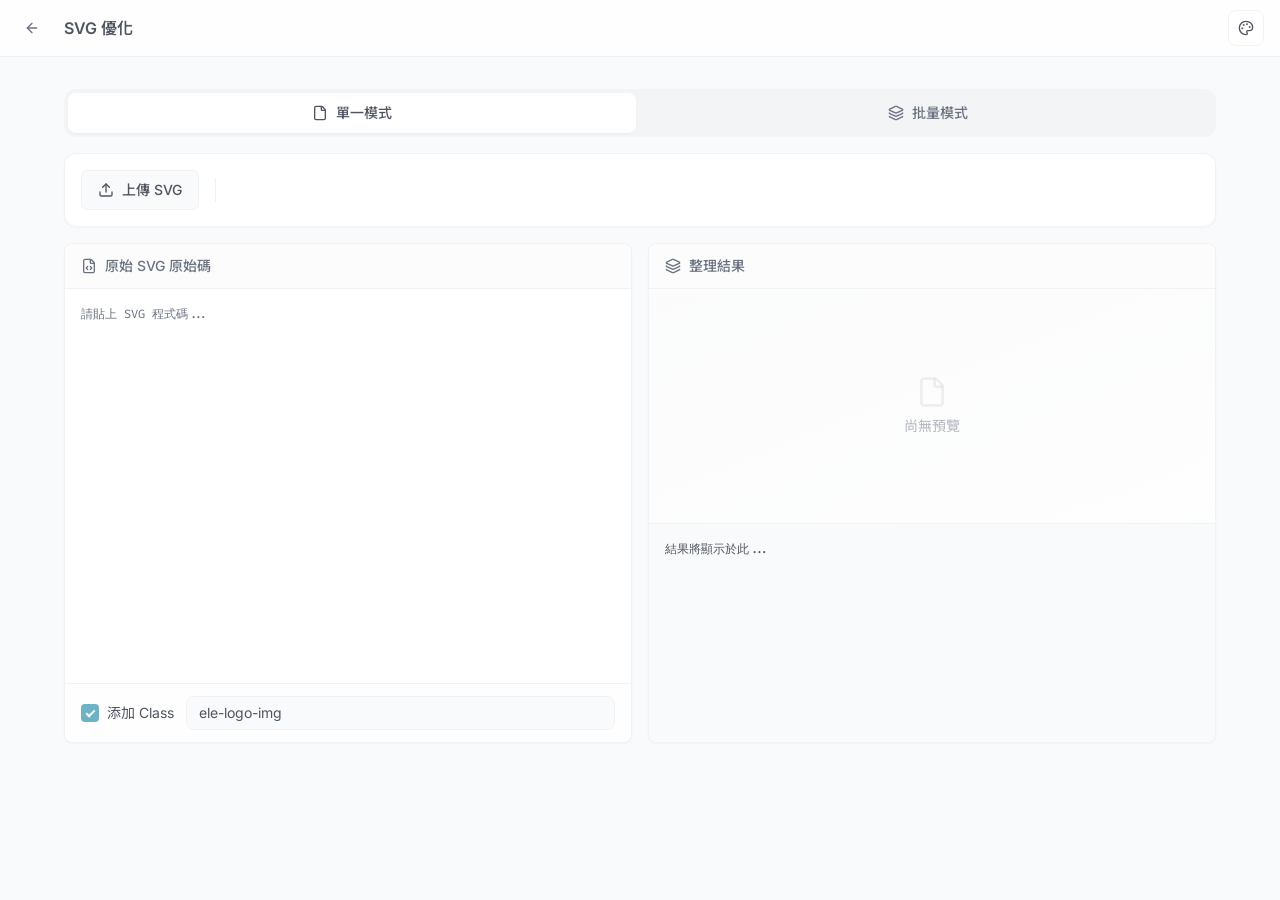
<file: tools/svg.html>
<!DOCTYPE html><html lang="zh-TW"> <head><meta charset="UTF-8"><meta name="description" content="DevBox - Developer Tools"><meta name="viewport" content="width=device-width"><link rel="icon" type="image/png" href="/icon-128.png"><link rel="icon" type="image/png" href="/icon-48.png"><link rel="icon" type="image/png" href="/icon-16.png"><meta name="generator" content="Astro v5.16.4"><!-- Google Fonts --><link rel="preconnect" href="https://fonts.googleapis.com"><link rel="preconnect" href="https://fonts.gstatic.com" crossorigin><link href="https://fonts.googleapis.com/css2?family=Fira+Code:wght@400;500;600&family=Inter:wght@400;500;600;700&family=Noto+Sans+TC:wght@400;500;700&display=swap" rel="stylesheet"><title>SVG 優化 | DevBox</title><!-- Prevent flash of wrong theme --><!-- Prevent flash of wrong theme --><script src="/theme-init.js"></script><!-- 關鍵內聯 CSS：防止載入時閃白 --><style>
      :root { --background: hsl(210 20% 98%); }
      .dark { --background: hsl(220 16% 22%); }
      .ant-light { --background: hsl(214 20% 95%); }
      .ant-dark { --background: hsl(0 0% 8%); }
      html, body { background-color: var(--background); }
    </style><link rel="stylesheet" href="/./assets/check.BL99BFtP.css">
<style>button[data-v-29965d12]{cursor:pointer}.custom-scrollbar[data-v-29965d12]::-webkit-scrollbar{width:6px}.custom-scrollbar[data-v-29965d12]::-webkit-scrollbar-track{background:transparent}.custom-scrollbar[data-v-29965d12]::-webkit-scrollbar-thumb{background-color:hsl(var(--muted-foreground) / .2);border-radius:10px}.custom-scrollbar[data-v-29965d12]::-webkit-scrollbar-thumb:hover{background-color:hsl(var(--muted-foreground) / .4)}
.page-loader-spinner{width:64px;height:64px;border-radius:50%;border:4px solid var(--color-secondary);border-top-color:var(--color-primary);animation:spin .8s linear infinite}@keyframes spin{to{transform:rotate(360deg)}}.fade-out{opacity:0;transition:opacity .3s ease}
</style></head> <body class="min-h-screen bg-background font-sans antialiased">   <div id="page-loader" class="fixed inset-0 z-50 flex flex-col items-center justify-center gap-3 bg-background"> <div class="page-loader-spinner"></div> <p class="text-sm text-muted-foreground">載入中...</p> </div>  <style>astro-island,astro-slot,astro-static-slot{display:contents}</style><script src="/scripts/extracted-7885d6bc09b192bd.js"></script><script src="/scripts/extracted-53b6bbda82ae145c.js"></script><astro-island uid="Z1EMQuG" component-url="/./assets/PageLoader.CLVYXc-9.js" component-export="default" renderer-url="/./assets/client.Bh-GRsnr.js" props="{}" ssr client="only" opts="{&quot;name&quot;:&quot;PageLoader&quot;,&quot;value&quot;:&quot;vue&quot;}"></astro-island> <div class="min-h-screen bg-background pb-20"> <!-- Header --> <header class="sticky top-0 z-50 border-b border-border bg-card/80 backdrop-blur-md"> <div class="container mx-auto flex h-14 items-center justify-between px-4"> <div class="flex items-center gap-4"> <a href="/index.html" class="flex h-8 w-8 items-center justify-center rounded-lg hover:bg-accent transition-colors"> <svg xmlns="http://www.w3.org/2000/svg" width="24" height="24" viewBox="0 0 24 24" fill="none" stroke="currentColor" stroke-width="2" stroke-linecap="round" stroke-linejoin="round" class="lucide h-4 w-4 text-muted-foreground lucide-arrow-left-icon lucide-arrow-left h-4 w-4 text-muted-foreground"><path d="m12 19-7-7 7-7"></path><path d="M19 12H5"></path></svg> </a> <h1 class="text-base font-semibold text-foreground">SVG 優化</h1> </div> <!-- Theme Switcher --> <script src="/scripts/extracted-433585662f852c8c.js"></script><astro-island uid="Z1g7BFf" prefix="s2" component-url="/./assets/ThemeSwitcher.DyngEm8z.js" component-export="default" renderer-url="/./assets/client.Bh-GRsnr.js" props="{}" ssr client="load" opts="{&quot;name&quot;:&quot;ThemeSwitcher&quot;,&quot;value&quot;:true}" await-children><div class="relative"><button class="relative flex h-9 w-9 items-center justify-center rounded-lg border border-border bg-card text-foreground transition-all hover:bg-accent active:scale-95" title="切換主題"><svg xmlns="http://www.w3.org/2000/svg" width="24" height="24" viewBox="0 0 24 24" fill="none" stroke="currentColor" stroke-width="2" stroke-linecap="round" stroke-linejoin="round" class="lucide h-4 w-4 lucide-palette-icon lucide-palette h-4 w-4"><path d="M12 22a1 1 0 0 1 0-20 10 9 0 0 1 10 9 5 5 0 0 1-5 5h-2.25a1.75 1.75 0 0 0-1.4 2.8l.3.4a1.75 1.75 0 0 1-1.4 2.8z"></path><circle cx="13.5" cy="6.5" r=".5" fill="currentColor"></circle><circle cx="17.5" cy="10.5" r=".5" fill="currentColor"></circle><circle cx="6.5" cy="12.5" r=".5" fill="currentColor"></circle><circle cx="8.5" cy="7.5" r=".5" fill="currentColor"></circle></svg></button><!----><!----></div><!--astro:end--></astro-island> </div> </header> <main class="container mx-auto px-4 py-8"> <div class="mx-auto max-w-6xl"> <!-- Tool Content -->  <astro-island uid="Z1mk7Rd" prefix="s0" component-url="/./assets/SvgOptimizer.eZ0ORuyQ.js" component-export="default" renderer-url="/./assets/client.Bh-GRsnr.js" props="{}" ssr client="load" opts="{&quot;name&quot;:&quot;SvgOptimizer&quot;,&quot;value&quot;:true}" await-children><div class="space-y-4" data-v-29965d12><div class="flex gap-2 p-1 rounded-xl bg-secondary" data-v-29965d12><button class="flex-1 flex items-center justify-center gap-2 py-2.5 px-4 rounded-lg text-sm font-medium transition-all bg-card text-foreground shadow-sm" data-v-29965d12><svg xmlns="http://www.w3.org/2000/svg" width="24" height="24" viewBox="0 0 24 24" fill="none" stroke="currentColor" stroke-width="2" stroke-linecap="round" stroke-linejoin="round" class="lucide h-4 w-4 lucide-file-icon lucide-file h-4 w-4" data-v-29965d12><path d="M6 22a2 2 0 0 1-2-2V4a2 2 0 0 1 2-2h8a2.4 2.4 0 0 1 1.704.706l3.588 3.588A2.4 2.4 0 0 1 20 8v12a2 2 0 0 1-2 2z"></path><path d="M14 2v5a1 1 0 0 0 1 1h5"></path></svg> 單一模式 </button><button class="flex-1 flex items-center justify-center gap-2 py-2.5 px-4 rounded-lg text-sm font-medium transition-all text-muted-foreground hover:text-foreground" data-v-29965d12><svg xmlns="http://www.w3.org/2000/svg" width="24" height="24" viewBox="0 0 24 24" fill="none" stroke="currentColor" stroke-width="2" stroke-linecap="round" stroke-linejoin="round" class="lucide h-4 w-4 lucide-layers-icon lucide-layers h-4 w-4" data-v-29965d12><path d="M12.83 2.18a2 2 0 0 0-1.66 0L2.6 6.08a1 1 0 0 0 0 1.83l8.58 3.91a2 2 0 0 0 1.66 0l8.58-3.9a1 1 0 0 0 0-1.83z"></path><path d="M2 12a1 1 0 0 0 .58.91l8.6 3.91a2 2 0 0 0 1.65 0l8.58-3.9A1 1 0 0 0 22 12"></path><path d="M2 17a1 1 0 0 0 .58.91l8.6 3.91a2 2 0 0 0 1.65 0l8.58-3.9A1 1 0 0 0 22 17"></path></svg> 批量模式 </button></div><div class="space-y-4" style="" data-v-29965d12><div class="flex flex-col sm:flex-row items-center justify-between gap-4 rounded-xl border border-border bg-card p-4 shadow-sm" data-v-29965d12><div class="flex items-center gap-3 w-full sm:w-auto" data-v-29965d12><div class="relative group w-full sm:w-auto" data-v-29965d12><input type="file" accept=".svg" class="absolute inset-0 w-full h-full opacity-0 cursor-pointer z-10" data-v-29965d12><button class="inline-flex items-center justify-center whitespace-nowrap rounded-md text-sm font-medium ring-offset-background transition-colors focus-visible:outline-none focus-visible:ring-2 focus-visible:ring-ring focus-visible:ring-offset-2 disabled:pointer-events-none disabled:opacity-50 border border-input bg-background hover:bg-accent hover:text-accent-foreground h-10 px-4 py-2 w-full sm:w-auto gap-2" data-v-29965d12><!--[--><svg xmlns="http://www.w3.org/2000/svg" width="24" height="24" viewBox="0 0 24 24" fill="none" stroke="currentColor" stroke-width="2" stroke-linecap="round" stroke-linejoin="round" class="lucide h-4 w-4 lucide-upload-icon lucide-upload h-4 w-4" data-v-29965d12><path d="M12 3v12"></path><path d="m17 8-5-5-5 5"></path><path d="M21 15v4a2 2 0 0 1-2 2H5a2 2 0 0 1-2-2v-4"></path></svg> 上傳 SVG <!--]--></button></div><div class="h-6 w-px bg-border hidden sm:block mx-1" data-v-29965d12></div><!----></div><div class="flex items-center gap-2 w-full sm:w-auto justify-end" data-v-29965d12><!----><!----><!----></div></div><div class="grid gap-4 lg:grid-cols-2 h-[500px]" data-v-29965d12><div class="rounded-lg border text-card-foreground flex flex-col overflow-hidden border-border bg-card shadow-sm" data-v-29965d12><!--[--><div class="flex items-center justify-between border-b border-border px-4 py-3 bg-muted/30" data-v-29965d12><div class="flex items-center gap-2 text-sm font-medium text-muted-foreground" data-v-29965d12><svg xmlns="http://www.w3.org/2000/svg" width="24" height="24" viewBox="0 0 24 24" fill="none" stroke="currentColor" stroke-width="2" stroke-linecap="round" stroke-linejoin="round" class="lucide h-4 w-4 lucide-file-code-icon lucide-file-code h-4 w-4" data-v-29965d12><path d="M6 22a2 2 0 0 1-2-2V4a2 2 0 0 1 2-2h8a2.4 2.4 0 0 1 1.704.706l3.588 3.588A2.4 2.4 0 0 1 20 8v12a2 2 0 0 1-2 2z"></path><path d="M14 2v5a1 1 0 0 0 1 1h5"></path><path d="M10 12.5 8 15l2 2.5"></path><path d="m14 12.5 2 2.5-2 2.5"></path></svg> 原始 SVG 原始碼 </div></div><textarea placeholder="請貼上 SVG 程式碼..." class="flex-1 resize-none border-0 bg-transparent p-4 font-mono text-xs leading-relaxed outline-none text-foreground placeholder:text-muted-foreground" data-v-29965d12></textarea><div class="border-t border-border px-4 py-3 bg-muted/10" data-v-29965d12><div class="flex items-center gap-3" data-v-29965d12><label class="flex items-center gap-2 cursor-pointer select-none" data-v-29965d12><input type="checkbox" checked class="custom-checkbox h-4 w-4 rounded border-border text-primary focus:ring-primary" data-v-29965d12><span class="text-sm text-foreground whitespace-nowrap" data-v-29965d12>添加 Class</span></label><input type="text" value="ele-logo-img" placeholder="輸入 class 名稱" class="flex-1 px-3 py-1.5 text-sm rounded-lg border border-border bg-background text-foreground placeholder:text-muted-foreground focus:ring-2 focus:ring-primary/20 focus:border-primary outline-none transition-all disabled:opacity-50 disabled:cursor-not-allowed" data-v-29965d12></div></div><!--]--></div><div class="rounded-lg border text-card-foreground flex flex-col overflow-hidden border-border bg-card shadow-sm" data-v-29965d12><!--[--><div class="flex items-center justify-between border-b border-border px-4 py-3 bg-muted/30" data-v-29965d12><div class="flex items-center gap-2 text-sm font-medium text-muted-foreground" data-v-29965d12><svg xmlns="http://www.w3.org/2000/svg" width="24" height="24" viewBox="0 0 24 24" fill="none" stroke="currentColor" stroke-width="2" stroke-linecap="round" stroke-linejoin="round" class="lucide h-4 w-4 lucide-layers-icon lucide-layers h-4 w-4" data-v-29965d12><path d="M12.83 2.18a2 2 0 0 0-1.66 0L2.6 6.08a1 1 0 0 0 0 1.83l8.58 3.91a2 2 0 0 0 1.66 0l8.58-3.9a1 1 0 0 0 0-1.83z"></path><path d="M2 12a1 1 0 0 0 .58.91l8.6 3.91a2 2 0 0 0 1.65 0l8.58-3.9A1 1 0 0 0 22 12"></path><path d="M2 17a1 1 0 0 0 .58.91l8.6 3.91a2 2 0 0 0 1.65 0l8.58-3.9A1 1 0 0 0 22 17"></path></svg> 整理結果 </div><!----></div><div class="flex flex-1 flex-col overflow-hidden" data-v-29965d12><div class="flex flex-1 items-center justify-center p-6 min-h-[200px] overflow-hidden relative bg-gradient-to-br from-secondary/30 to-secondary/10" data-v-29965d12><div class="relative z-10 text-sm text-muted-foreground/50 flex flex-col items-center gap-2" data-v-29965d12><svg xmlns="http://www.w3.org/2000/svg" width="24" height="24" viewBox="0 0 24 24" fill="none" stroke="currentColor" stroke-width="2" stroke-linecap="round" stroke-linejoin="round" class="lucide w-8 h-8 opacity-20 lucide-file-icon lucide-file w-8 h-8 opacity-20" data-v-29965d12><path d="M6 22a2 2 0 0 1-2-2V4a2 2 0 0 1 2-2h8a2.4 2.4 0 0 1 1.704.706l3.588 3.588A2.4 2.4 0 0 1 20 8v12a2 2 0 0 1-2 2z"></path><path d="M14 2v5a1 1 0 0 0 1 1h5"></path></svg><span data-v-29965d12>尚無預覽</span></div></div><div class="flex-1 border-t border-border bg-background p-4 min-h-[150px]" data-v-29965d12><div class="h-full overflow-auto font-mono text-xs text-foreground leading-relaxed custom-scrollbar" data-v-29965d12>結果將顯示於此...</div></div></div><!--]--></div></div></div><div class="space-y-4" style="display:none;" data-v-29965d12><!----><div class="rounded-lg border bg-card text-card-foreground shadow-sm tool-dropzone tool-dropzone-inactive" data-v-29965d12><!--[--><div class="tool-dropzone-content" data-v-29965d12><div class="tool-dropzone-icon-wrapper" data-v-29965d12><svg xmlns="http://www.w3.org/2000/svg" width="24" height="24" viewBox="0 0 24 24" fill="none" stroke="currentColor" stroke-width="2" stroke-linecap="round" stroke-linejoin="round" class="lucide w-10 h-10 lucide-upload-icon lucide-upload w-10 h-10" data-v-29965d12><path d="M12 3v12"></path><path d="m17 8-5-5-5 5"></path><path d="M21 15v4a2 2 0 0 1-2 2H5a2 2 0 0 1-2-2v-4"></path></svg></div><div class="space-y-2" data-v-29965d12><h3 class="tool-dropzone-title" data-v-29965d12>批量 SVG 壓縮</h3><p class="tool-dropzone-description" data-v-29965d12> 拖曳 SVG 檔案至此 或 點擊選擇<br data-v-29965d12><span class="text-xs opacity-70" data-v-29965d12>自動移除冗餘代碼與空白</span></p></div><div class="flex gap-4" data-v-29965d12><div class="relative" data-v-29965d12><button class="inline-flex items-center justify-center whitespace-nowrap rounded-md text-sm font-medium ring-offset-background transition-colors focus-visible:outline-none focus-visible:ring-2 focus-visible:ring-ring focus-visible:ring-offset-2 disabled:pointer-events-none disabled:opacity-50 bg-primary text-white hover:bg-primary/90 h-10 px-4 py-2 cursor-pointer" data-v-29965d12><!--[--> 選擇 SVG 檔案 <!--]--></button><input type="file" accept=".svg" multiple class="absolute inset-0 w-full h-full opacity-0 cursor-pointer" data-v-29965d12></div></div></div><!--]--></div><!----></div><!----></div><!--astro:end--></astro-island>  <!-- Footer Note (可選) -->  </div> </main> </div>  </body></html>
</file>
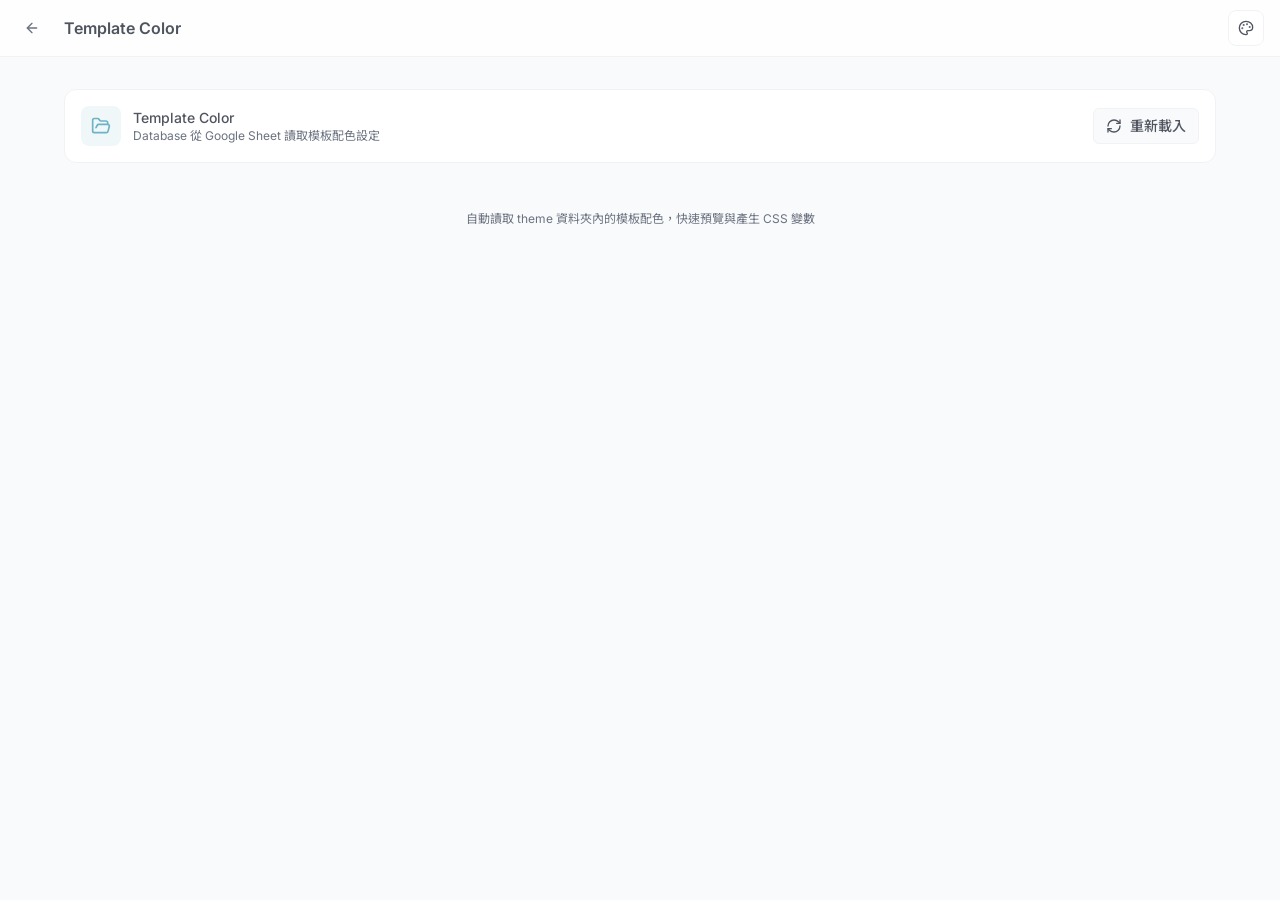
<file: tools/theme.html>
<!DOCTYPE html><html lang="zh-TW"> <head><meta charset="UTF-8"><meta name="description" content="DevBox - Developer Tools"><meta name="viewport" content="width=device-width"><link rel="icon" type="image/png" href="/icon-128.png"><link rel="icon" type="image/png" href="/icon-48.png"><link rel="icon" type="image/png" href="/icon-16.png"><meta name="generator" content="Astro v5.16.4"><!-- Google Fonts --><link rel="preconnect" href="https://fonts.googleapis.com"><link rel="preconnect" href="https://fonts.gstatic.com" crossorigin><link href="https://fonts.googleapis.com/css2?family=Fira+Code:wght@400;500;600&family=Inter:wght@400;500;600;700&family=Noto+Sans+TC:wght@400;500;700&display=swap" rel="stylesheet"><title>Template Color | DevBox</title><!-- Prevent flash of wrong theme --><!-- Prevent flash of wrong theme --><script src="/theme-init.js"></script><!-- 關鍵內聯 CSS：防止載入時閃白 --><style>
      :root { --background: hsl(210 20% 98%); }
      .dark { --background: hsl(220 16% 22%); }
      .ant-light { --background: hsl(214 20% 95%); }
      .ant-dark { --background: hsl(0 0% 8%); }
      html, body { background-color: var(--background); }
    </style><link rel="stylesheet" href="/./assets/check.BL99BFtP.css">
<style>.color-chip-wrapper[data-v-0fa4a90b]{position:relative}.color-tooltip[data-v-0fa4a90b]{position:absolute;bottom:calc(100% + 8px);left:50%;transform:translate(-50%);background:var(--card);border:1px solid var(--border);border-radius:8px;padding:8px 12px;min-width:max-content;white-space:nowrap;box-shadow:0 4px 12px #00000026;opacity:0;visibility:hidden;transition:all .2s ease;z-index:50;pointer-events:none}.color-tooltip[data-v-0fa4a90b]:before{content:"";position:absolute;bottom:-5px;left:50%;transform:translate(-50%) rotate(45deg);width:10px;height:10px;background:var(--card);border-right:1px solid var(--border);border-bottom:1px solid var(--border)}.color-chip-wrapper:hover .color-tooltip[data-v-0fa4a90b]{opacity:1;visibility:visible}.checker-bg[data-v-0fa4a90b]{background-image:linear-gradient(45deg,#ccc 25%,transparent 25%),linear-gradient(-45deg,#ccc 25%,transparent 25%),linear-gradient(45deg,transparent 75%,#ccc 75%),linear-gradient(-45deg,transparent 75%,#ccc 75%);background-size:8px 8px;background-position:0 0,0 4px,4px -4px,-4px 0px;background-color:#fff}
.page-loader-spinner{width:64px;height:64px;border-radius:50%;border:4px solid var(--color-secondary);border-top-color:var(--color-primary);animation:spin .8s linear infinite}@keyframes spin{to{transform:rotate(360deg)}}.fade-out{opacity:0;transition:opacity .3s ease}
</style></head> <body class="min-h-screen bg-background font-sans antialiased">   <div id="page-loader" class="fixed inset-0 z-50 flex flex-col items-center justify-center gap-3 bg-background"> <div class="page-loader-spinner"></div> <p class="text-sm text-muted-foreground">載入中...</p> </div>  <style>astro-island,astro-slot,astro-static-slot{display:contents}</style><script src="/scripts/extracted-7885d6bc09b192bd.js"></script><script src="/scripts/extracted-53b6bbda82ae145c.js"></script><astro-island uid="Z1EMQuG" component-url="/./assets/PageLoader.CLVYXc-9.js" component-export="default" renderer-url="/./assets/client.Bh-GRsnr.js" props="{}" ssr client="only" opts="{&quot;name&quot;:&quot;PageLoader&quot;,&quot;value&quot;:&quot;vue&quot;}"></astro-island> <div class="min-h-screen bg-background pb-20"> <!-- Header --> <header class="sticky top-0 z-50 border-b border-border bg-card/80 backdrop-blur-md"> <div class="container mx-auto flex h-14 items-center justify-between px-4"> <div class="flex items-center gap-4"> <a href="/index.html" class="flex h-8 w-8 items-center justify-center rounded-lg hover:bg-accent transition-colors"> <svg xmlns="http://www.w3.org/2000/svg" width="24" height="24" viewBox="0 0 24 24" fill="none" stroke="currentColor" stroke-width="2" stroke-linecap="round" stroke-linejoin="round" class="lucide h-4 w-4 text-muted-foreground lucide-arrow-left-icon lucide-arrow-left h-4 w-4 text-muted-foreground"><path d="m12 19-7-7 7-7"></path><path d="M19 12H5"></path></svg> </a> <h1 class="text-base font-semibold text-foreground">Template Color</h1> </div> <!-- Theme Switcher --> <script src="/scripts/extracted-433585662f852c8c.js"></script><astro-island uid="Z1g7BFf" prefix="s2" component-url="/./assets/ThemeSwitcher.DyngEm8z.js" component-export="default" renderer-url="/./assets/client.Bh-GRsnr.js" props="{}" ssr client="load" opts="{&quot;name&quot;:&quot;ThemeSwitcher&quot;,&quot;value&quot;:true}" await-children><div class="relative"><button class="relative flex h-9 w-9 items-center justify-center rounded-lg border border-border bg-card text-foreground transition-all hover:bg-accent active:scale-95" title="切換主題"><svg xmlns="http://www.w3.org/2000/svg" width="24" height="24" viewBox="0 0 24 24" fill="none" stroke="currentColor" stroke-width="2" stroke-linecap="round" stroke-linejoin="round" class="lucide h-4 w-4 lucide-palette-icon lucide-palette h-4 w-4"><path d="M12 22a1 1 0 0 1 0-20 10 9 0 0 1 10 9 5 5 0 0 1-5 5h-2.25a1.75 1.75 0 0 0-1.4 2.8l.3.4a1.75 1.75 0 0 1-1.4 2.8z"></path><circle cx="13.5" cy="6.5" r=".5" fill="currentColor"></circle><circle cx="17.5" cy="10.5" r=".5" fill="currentColor"></circle><circle cx="6.5" cy="12.5" r=".5" fill="currentColor"></circle><circle cx="8.5" cy="7.5" r=".5" fill="currentColor"></circle></svg></button><!----><!----></div><!--astro:end--></astro-island> </div> </header> <main class="container mx-auto px-4 py-8"> <div class="mx-auto max-w-6xl"> <!-- Tool Content -->  <astro-island uid="2mffRl" prefix="s0" component-url="/./assets/ThemeLoader.eXwX3oT3.js" component-export="default" renderer-url="/./assets/client.Bh-GRsnr.js" props="{}" ssr client="load" opts="{&quot;name&quot;:&quot;ThemeLoader&quot;,&quot;value&quot;:true}" await-children><div class="space-y-4" data-v-0fa4a90b><!--[--><div class="flex items-center justify-between rounded-xl border border-border bg-card p-4" data-v-0fa4a90b><div class="flex items-center gap-3" data-v-0fa4a90b><div class="flex items-center justify-center w-10 h-10 rounded-lg bg-primary/10" data-v-0fa4a90b><svg xmlns="http://www.w3.org/2000/svg" width="24" height="24" viewBox="0 0 24 24" fill="none" stroke="currentColor" stroke-width="2" stroke-linecap="round" stroke-linejoin="round" class="lucide h-5 w-5 text-primary lucide-folder-open-icon lucide-folder-open h-5 w-5 text-primary" data-v-0fa4a90b><path d="m6 14 1.5-2.9A2 2 0 0 1 9.24 10H20a2 2 0 0 1 1.94 2.5l-1.54 6a2 2 0 0 1-1.95 1.5H4a2 2 0 0 1-2-2V5a2 2 0 0 1 2-2h3.9a2 2 0 0 1 1.69.9l.81 1.2a2 2 0 0 0 1.67.9H18a2 2 0 0 1 2 2v2"></path></svg></div><div data-v-0fa4a90b><h2 class="text-sm font-medium text-foreground" data-v-0fa4a90b>Template Color</h2><p class="text-xs text-muted-foreground" data-v-0fa4a90b>Database 從 Google Sheet 讀取模板配色設定</p></div></div><button class="inline-flex items-center justify-center whitespace-nowrap text-sm font-medium ring-offset-background transition-colors focus-visible:outline-none focus-visible:ring-2 focus-visible:ring-ring focus-visible:ring-offset-2 disabled:pointer-events-none disabled:opacity-50 border border-input bg-background hover:bg-accent hover:text-accent-foreground h-9 rounded-md px-3 gap-2" data-v-0fa4a90b><!--[--><svg xmlns="http://www.w3.org/2000/svg" width="24" height="24" viewBox="0 0 24 24" fill="none" stroke="currentColor" stroke-width="2" stroke-linecap="round" stroke-linejoin="round" class="lucide h-4 w-4 lucide-refresh-cw-icon lucide-refresh-cw h-4 w-4" data-v-0fa4a90b><path d="M3 12a9 9 0 0 1 9-9 9.75 9.75 0 0 1 6.74 2.74L21 8"></path><path d="M21 3v5h-5"></path><path d="M21 12a9 9 0 0 1-9 9 9.75 9.75 0 0 1-6.74-2.74L3 16"></path><path d="M8 16H3v5"></path></svg> 重新載入 <!--]--></button></div><div class="grid gap-4 sm:grid-cols-2 lg:grid-cols-3" data-v-0fa4a90b><!--[--><!--]--></div><!--]--></div><!--astro:end--></astro-island>   <!-- Footer Note (可選) --> <p class="text-center text-xs text-muted-foreground mt-8">
自動讀取 theme 資料夾內的模板配色，快速預覽與產生 CSS 變數
</p> </div> </main> </div>  </body></html>
</file>
